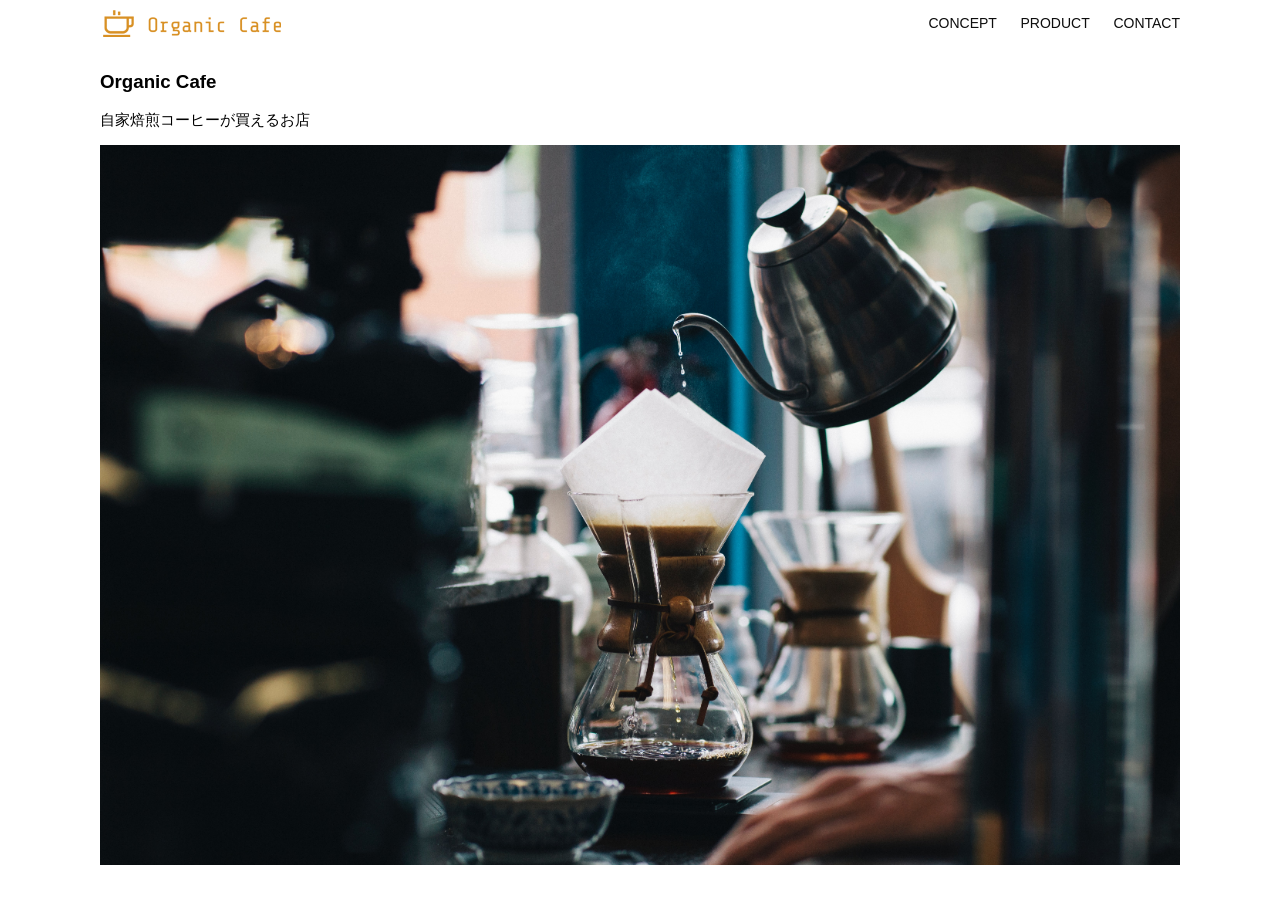
<file: html-css-kadai_013/index.html>
<!DOCTYPE html>
<html>
  <head>
    <title>Organic Cafe</title>
    <meta charset="UTF-8" />
    <meta name="description" content="自家焙煎のコーヒーがお家で楽しめるOrganic Cafe"/>
    <meta name="viewport" content="width=device-width, initial-scale=1.0" />
    <link rel="stylesheet" href="style.css" />
  </head>
  <body>
    <!-- ヘッダー -->
    <header>
      <!-- ロゴ -->
      <a href="index.html" id="logo"><img src="images/logo.png" alt="トップページに戻る"/></a>

      <!-- PC用ナビゲーション -->
      <nav id="nav-pc">
        <a href="index.html#concept">CONCEPT</a>
        <a href="index.html#product">PRODUCT</a>
        <a href="index.html#contact">CONTACT</a>
      </nav>
      <!-- スマホ用メニューボタン -->
    <img id="menu-sp" src="images/button-menu.png" alt="ナビゲーションを開く" onclick="document.getElementById('nav-sp').style.display = 'block'">

     <!-- スマホ用ナビゲーション -->
     <nav id="nav-sp">
       <ul>
         <li>
           <img id="close" src="images/button-close.png" alt="ナビゲーションを閉じる" onclick="document.getElementById('nav-sp').style.display = 'none'">
         </li>
         <li>
           <a id="logo-sp" href="index.html" onclick="document.getElementById('nav-sp').style.display = 'none'">
             <img src="images/logo-sp.png" alt="トップページに戻る">
           </a>
         </li>
         <li>
           <a class="menu" href="index.html#concept" onclick="document.getElementById('nav-sp').style.display = 'none'">CONCEPT</a>
         </li>
         <li>
           <a class="menu" href="index.html#product" onclick="document.getElementById('nav-sp').style.display = 'none'">PRODUCT</a>
         </li>
         <li><a class="menu" href="index.html#contact" onclick="document.getElementById('nav-sp').style.display = 'none'">CONTACT</a>
         </li>
       </ul>
     </nav>
    </header>
    <main>
      <article>
        <!-- メインビジュアル -->
        <section id="main-visual">
          <div id="main-message">
            <h1>Organic Cafe</h1>
            <p>自家焙煎コーヒーが買えるお店</p>
          </div>
          <img src="images/main-image.jpg" alt="コーヒーをハンドドリップで淹れる画像"/>
        </section>
      </article>
    </main>
  </body>
</html>
</file>
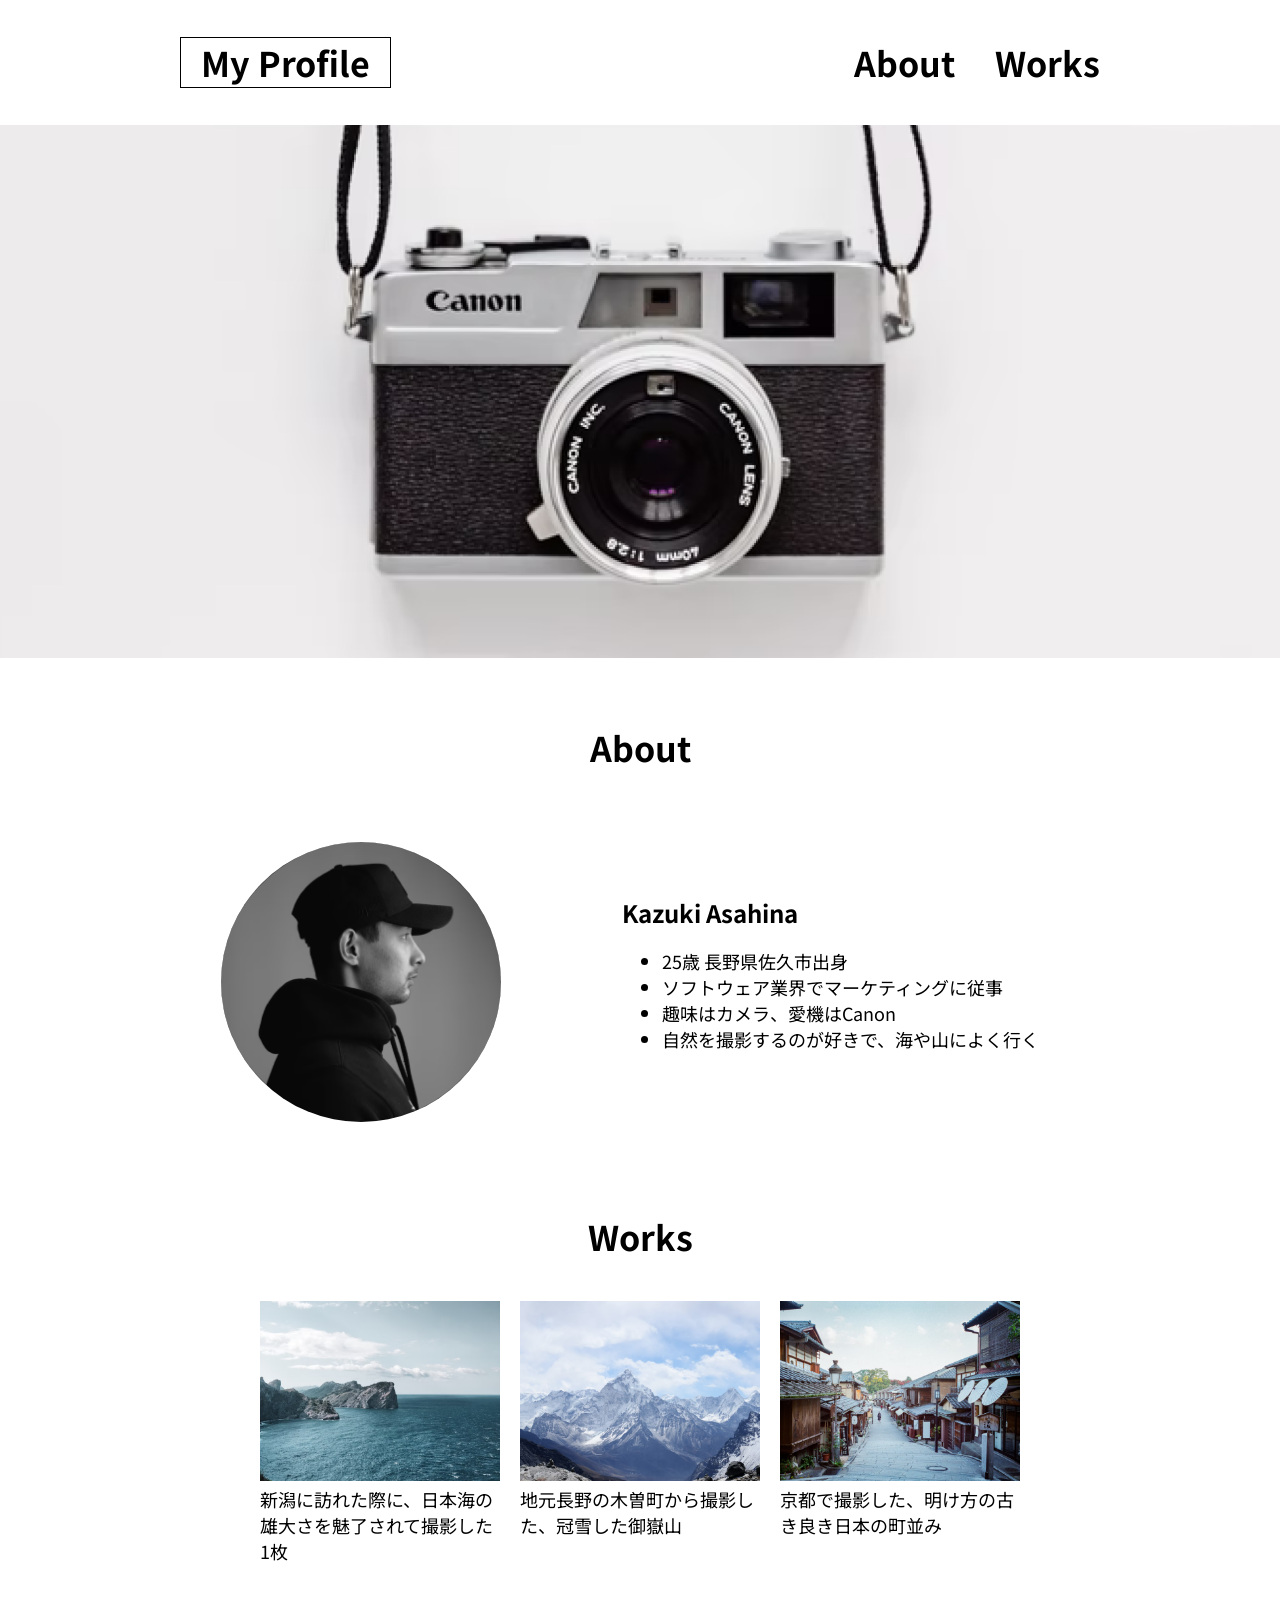
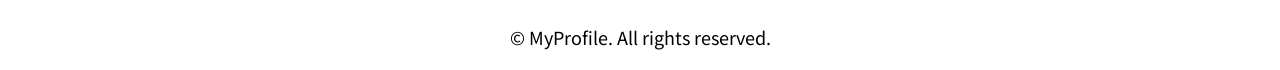
<file: kadai_001/index.html>
<!DOCTYPE html>
 <html>
    <head>
        <meta charset="utf-8">
        <meta name="description">
        <meta name="viewport">
        <title>MyProfile</title>
        <link rel="stylesheet" href="css/style.css">
        <link rel="preconnect" href="https://fonts.googleapis.com">
        <link rel="preconnect" href="https://fonts.gstatic.com" crossorigin>
        <link href="https://fonts.googleapis.com/css2?family=Noto+Sans+JP&display=swap" rel="stylesheet">
    </head>

   <body>
    <header>
      <div class="header-inner">
        <h1>
            <a href="index.html" class="home">My Profile</a>
        </h1>

        <!-- ナビゲーションメニュー -->
         <nav>
            <ul class="menu">
              <li><a href="#about">About</a></li>
              <li><a href="#works">Works</a></li>
            </ul>
         </nav>
      </div>  
    </header>

    <main>
        <article>
          <!-- メイン画像 -->
           <div>
            <img src="image/main.png" alt="CanonのCamera" class="mainpic">
           </div>

          <!--About -->
          <section class="about">
            <h2 id="about">About</h2>
            <div class="about-inner">
             <img src="image/about.png" alt="Kazuki Asahina" class="circle">
             <div class="content">
               <p class="name">Kazuki Asahina</p>
               <ul>
                <li>25歳 長野県佐久市出身</li>
                <li>ソフトウェア業界でマーケティングに従事</li>
                <li>趣味はカメラ、愛機はCanon</li>
                <li>自然を撮影するのが好きで、海や山によく行く</li>
               </ul>
             </div>

            </div>
          </section>

          <!-- Works -->
           <section class="works">
            <h2 id="works">Works</h2>
            <div class="works-inner">
              <div class="item">
                <img src="image/works1.png" alt="日本海">
                <p>新潟に訪れた際に、日本海の雄大さを魅了されて撮影した1枚</p>
            </div>

            <div class="item">
              <img src="image/works2.png" alt="冠雪した御嶽山">
              <p>地元長野の木曽町から撮影した、冠雪した御嶽山</p>
            </div>

            <div class="item">
              <img src="image/works3.png" alt="京都の街並み">
              <p>京都で撮影した、明け方の古き良き日本の町並み</p>
            </div>
            </div>
           </section>
        </article>
    </main>

    <!-- フッター -->
     <footer>
        <p>&copy; MyProfile. All rights reserved.</p>
     </footer>
   </body> 
 </html>
</file>
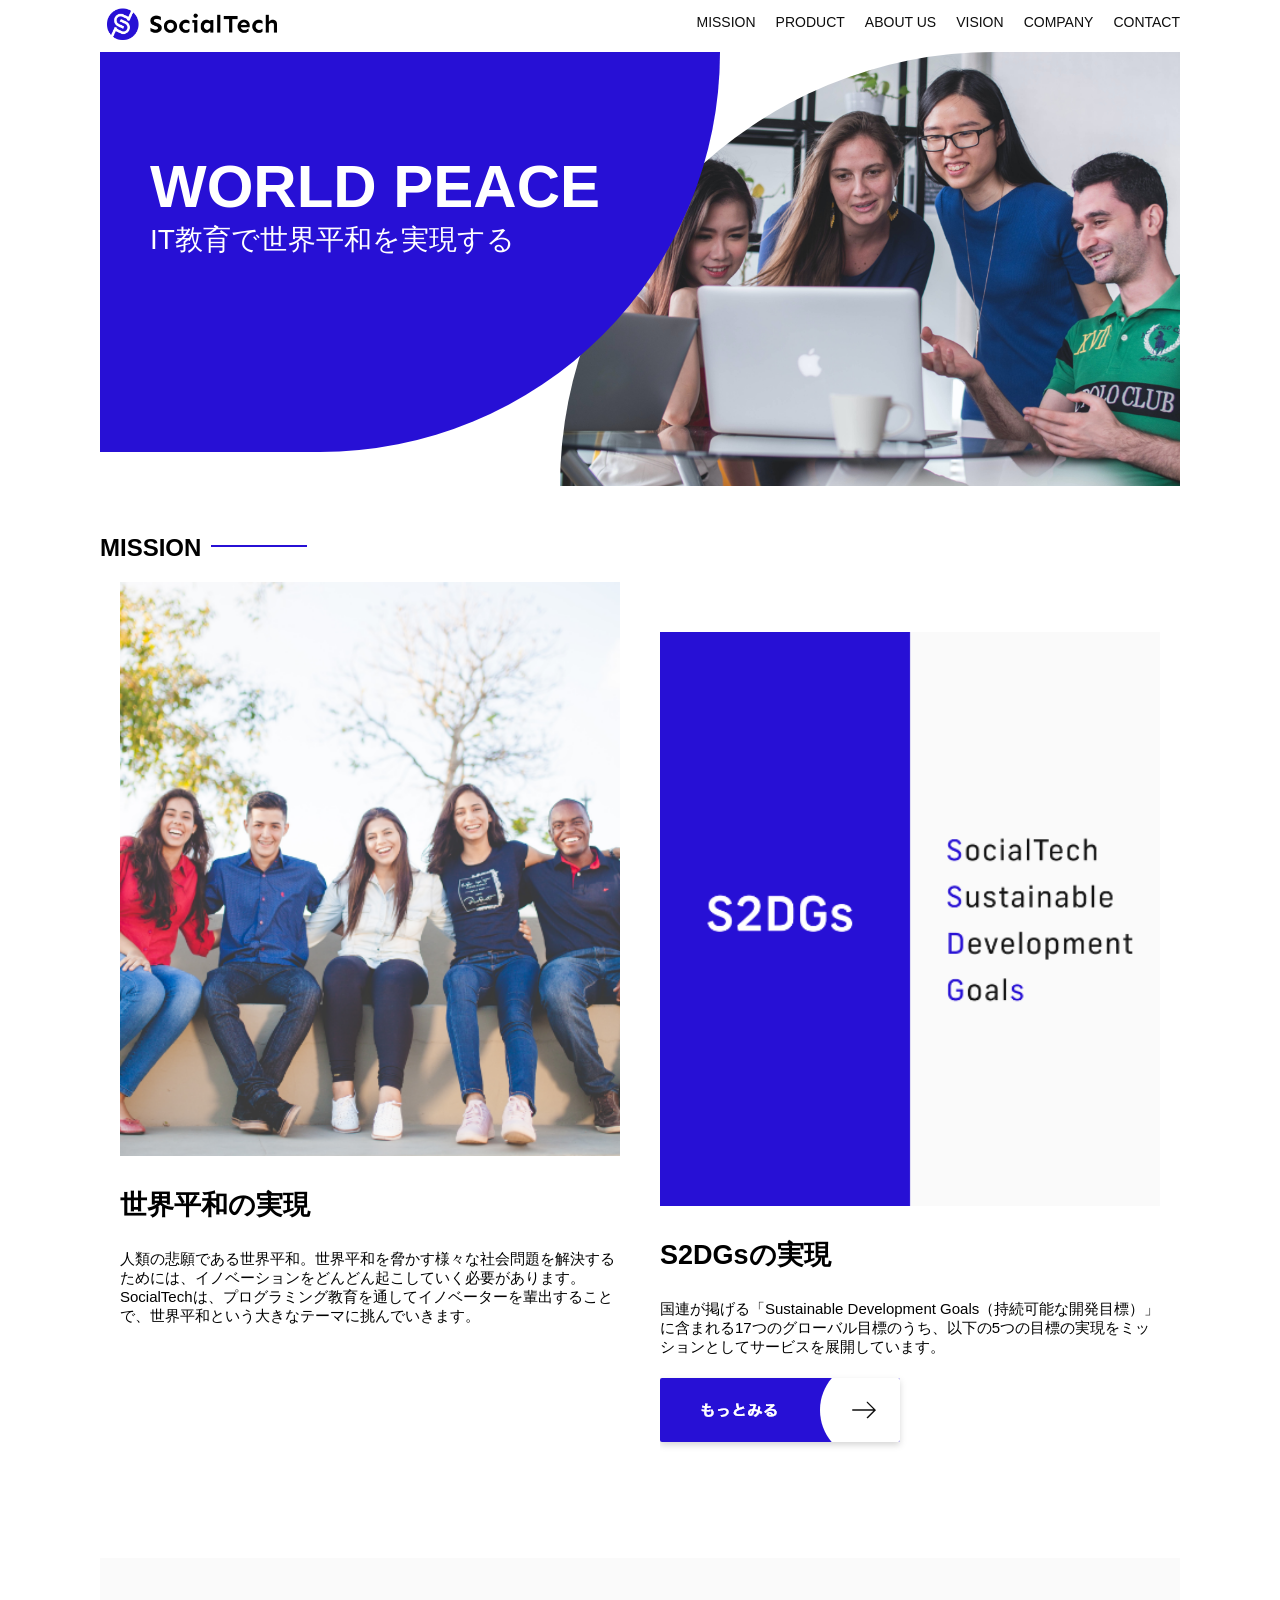
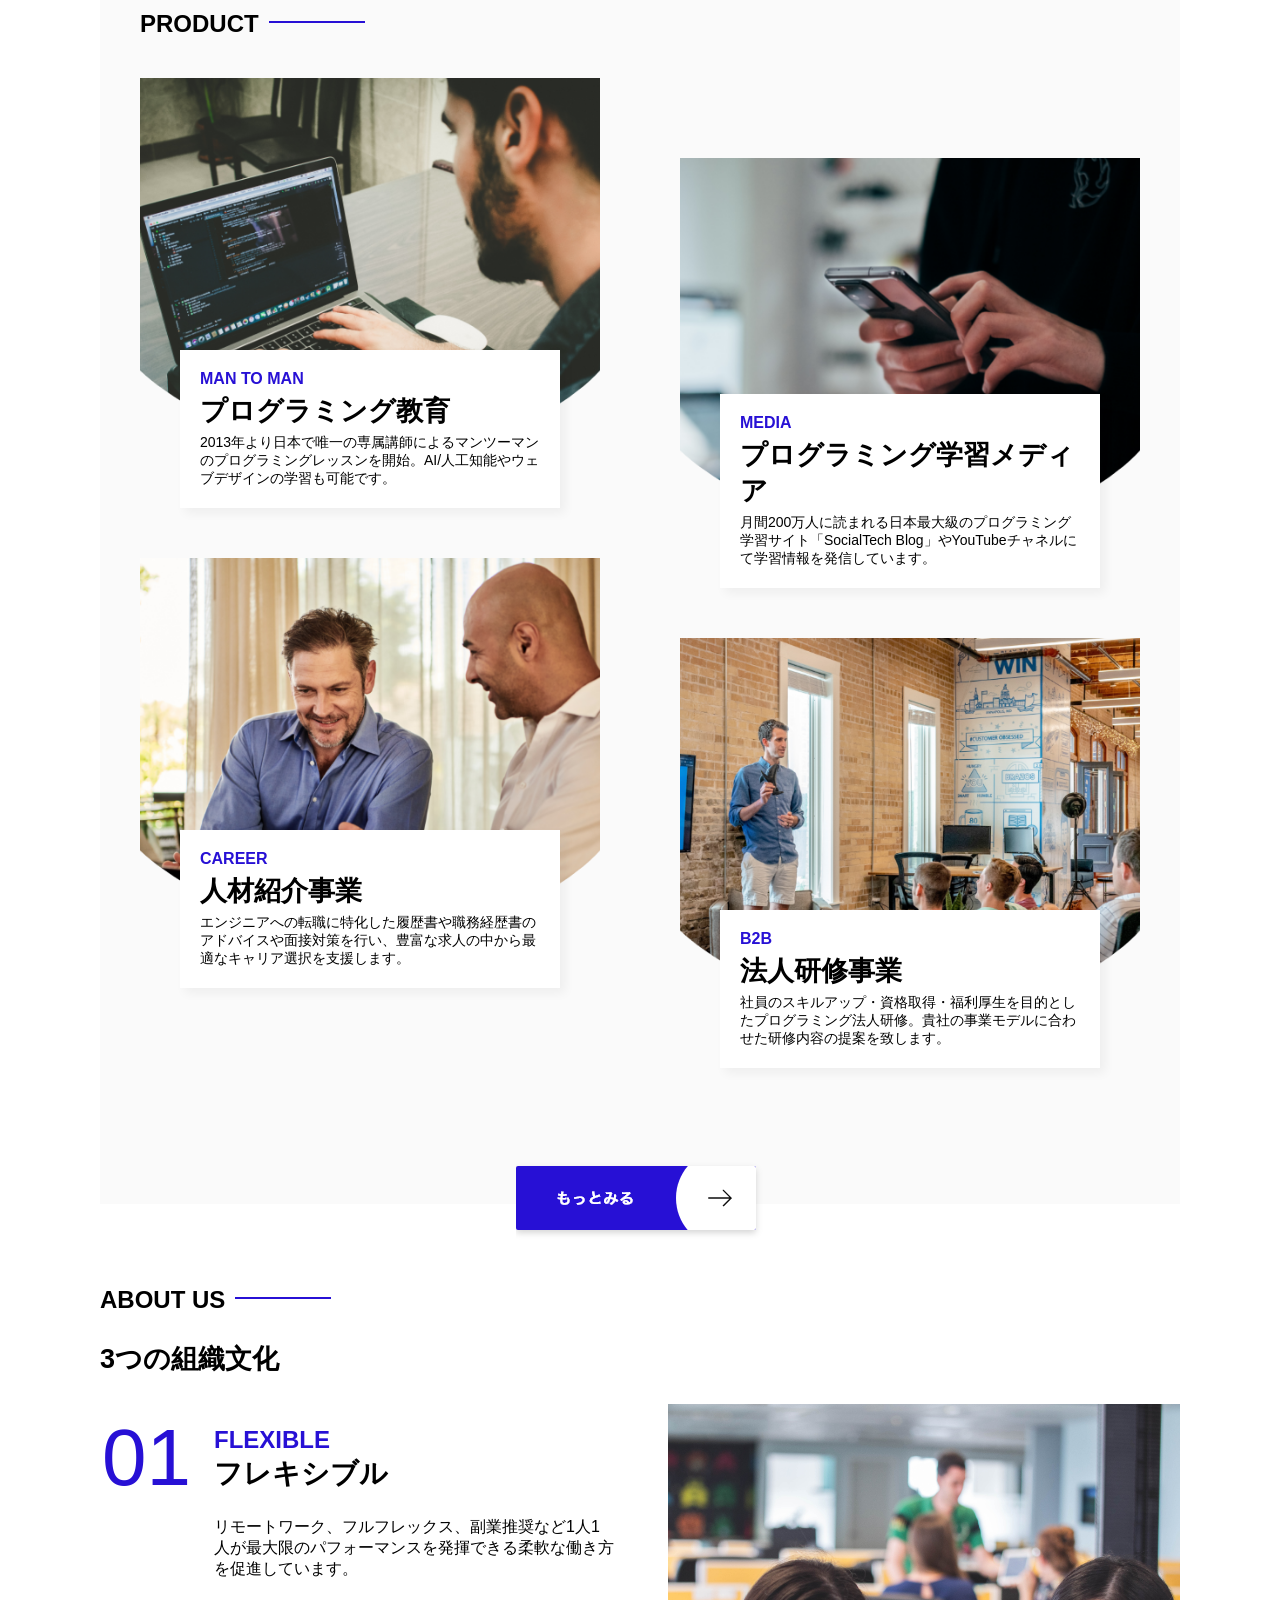
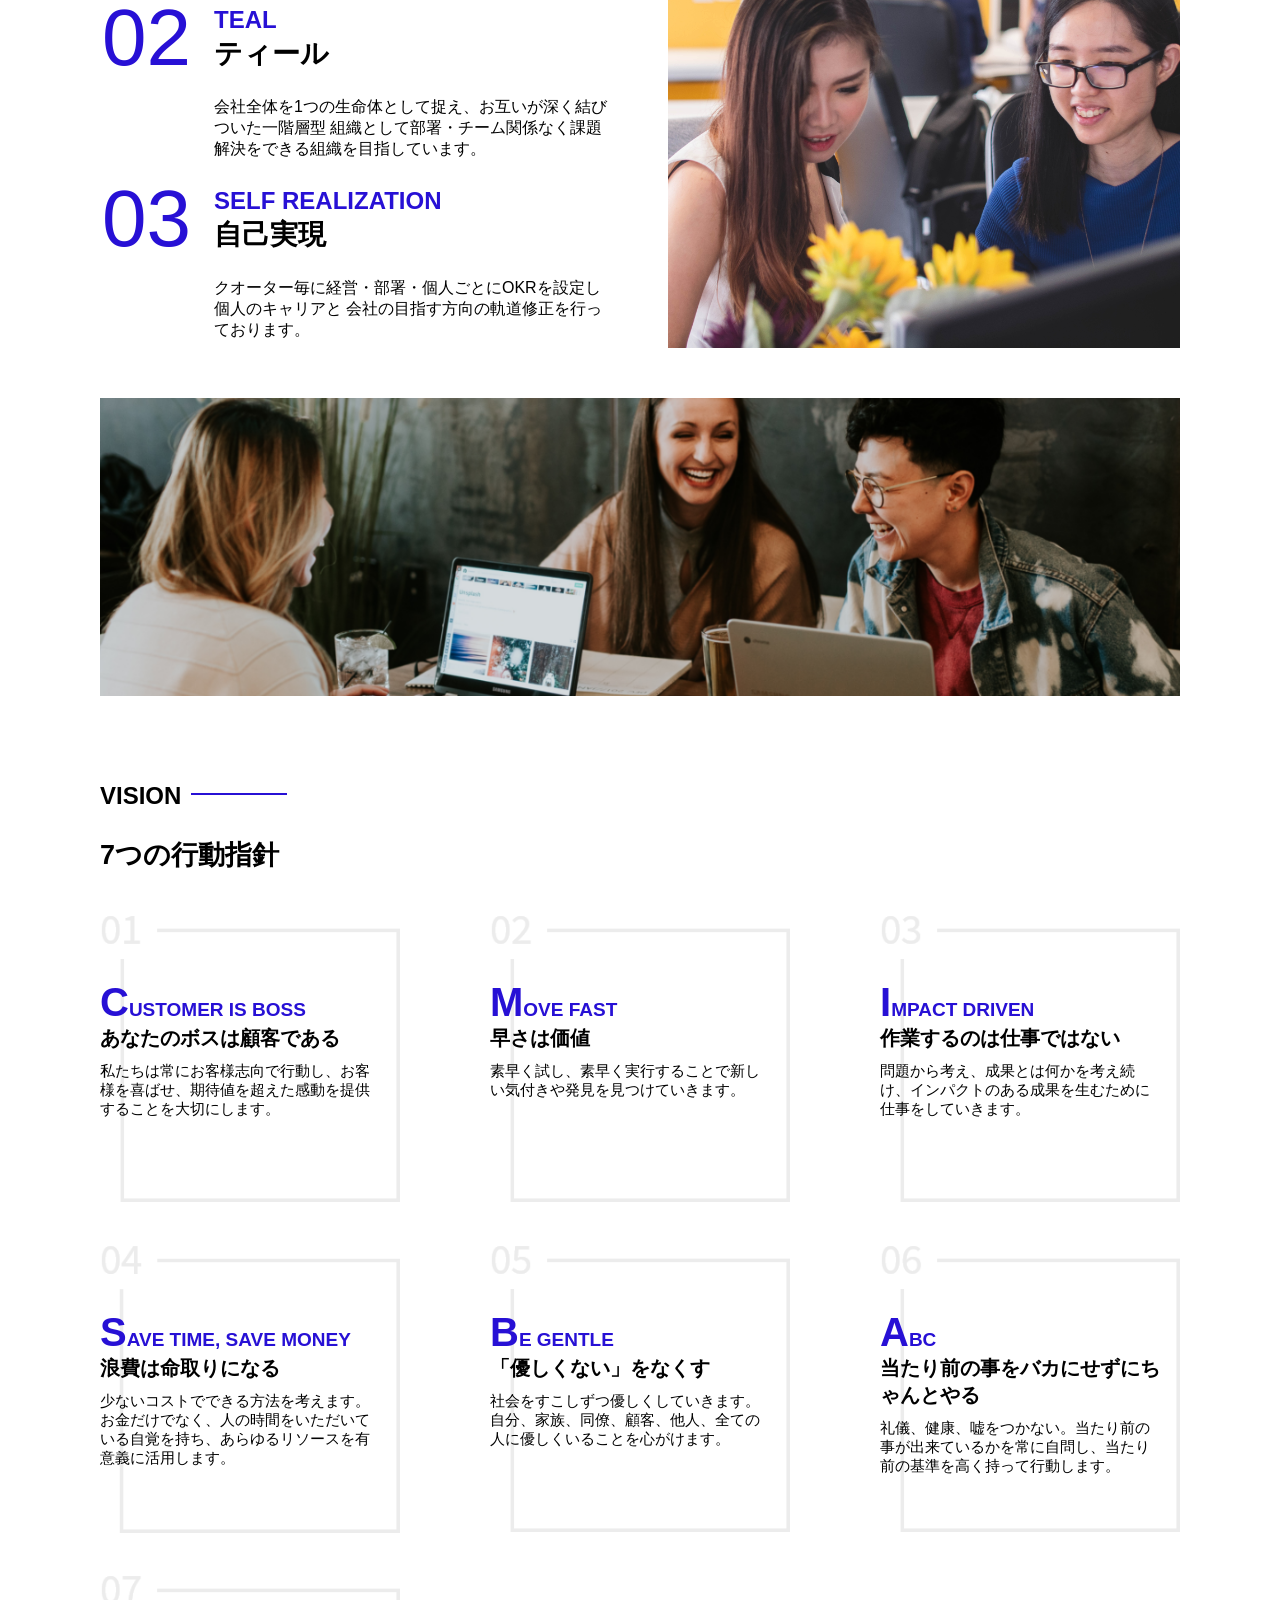
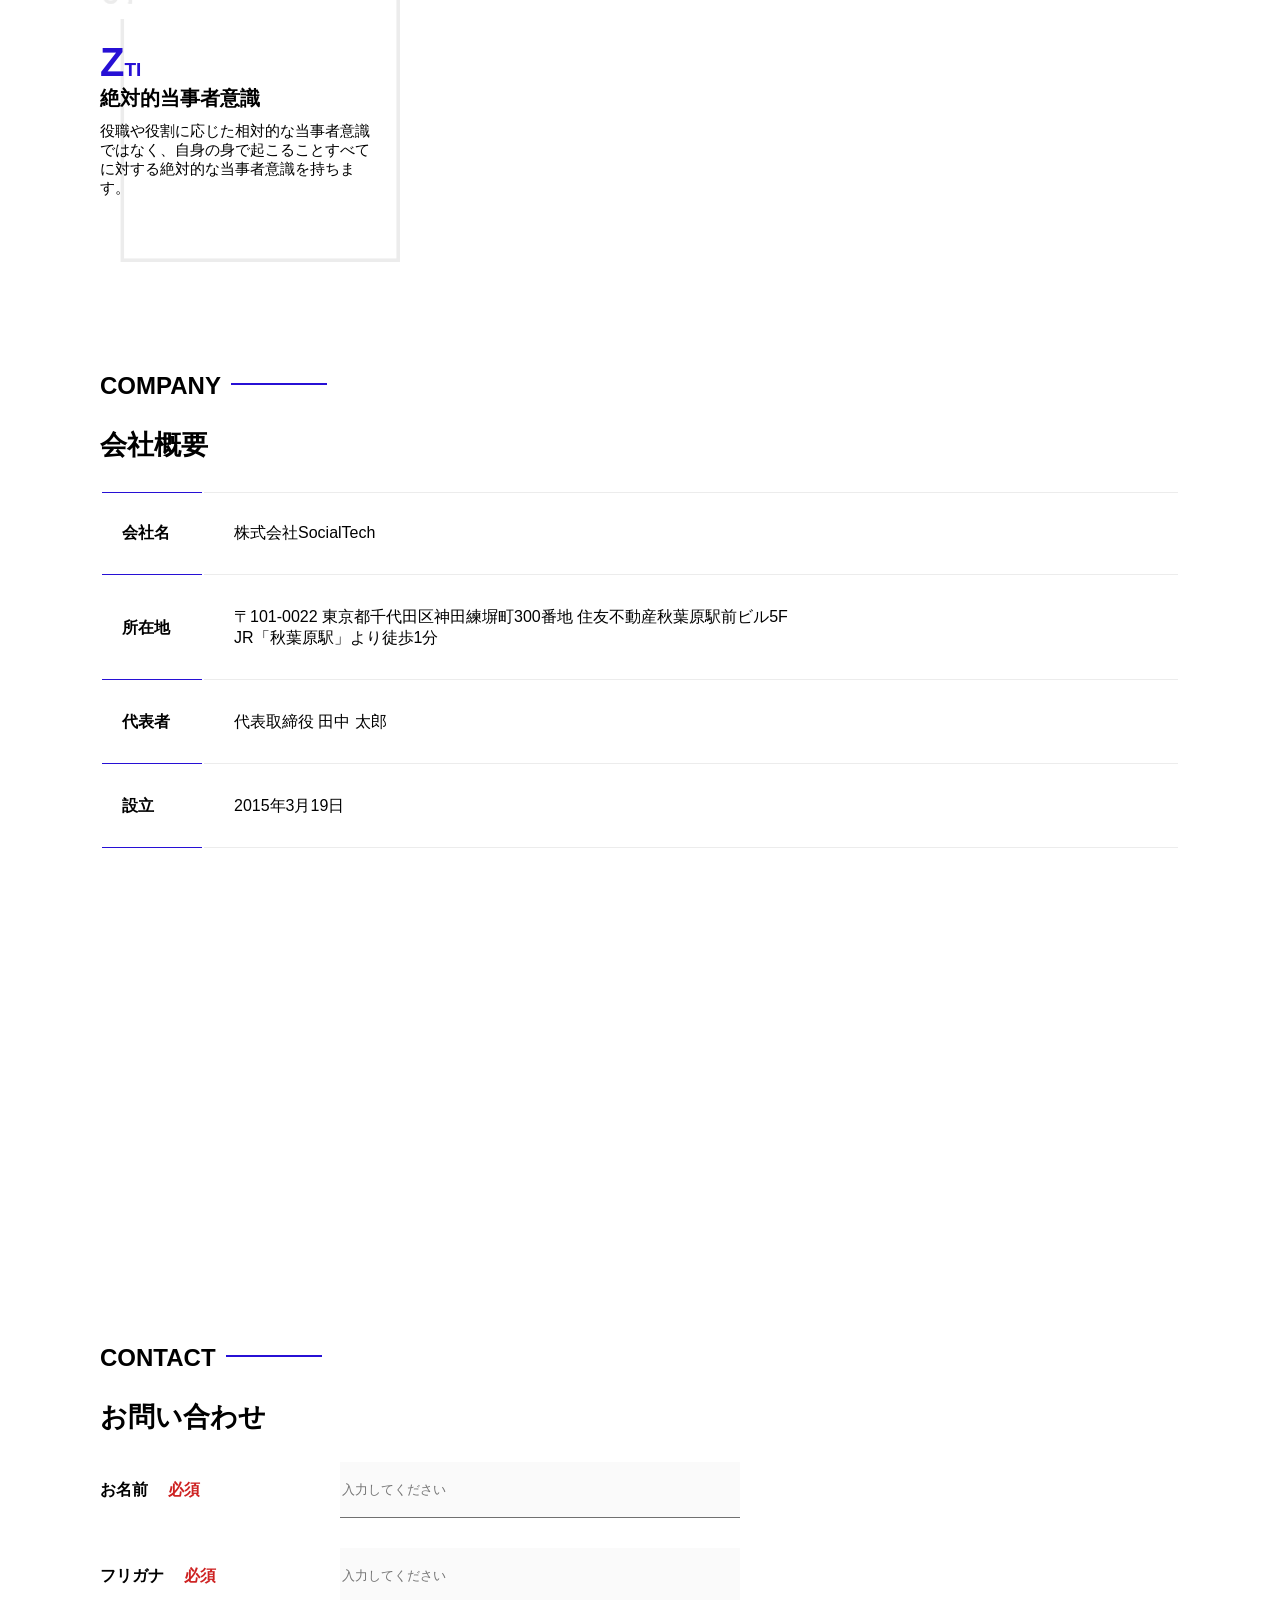
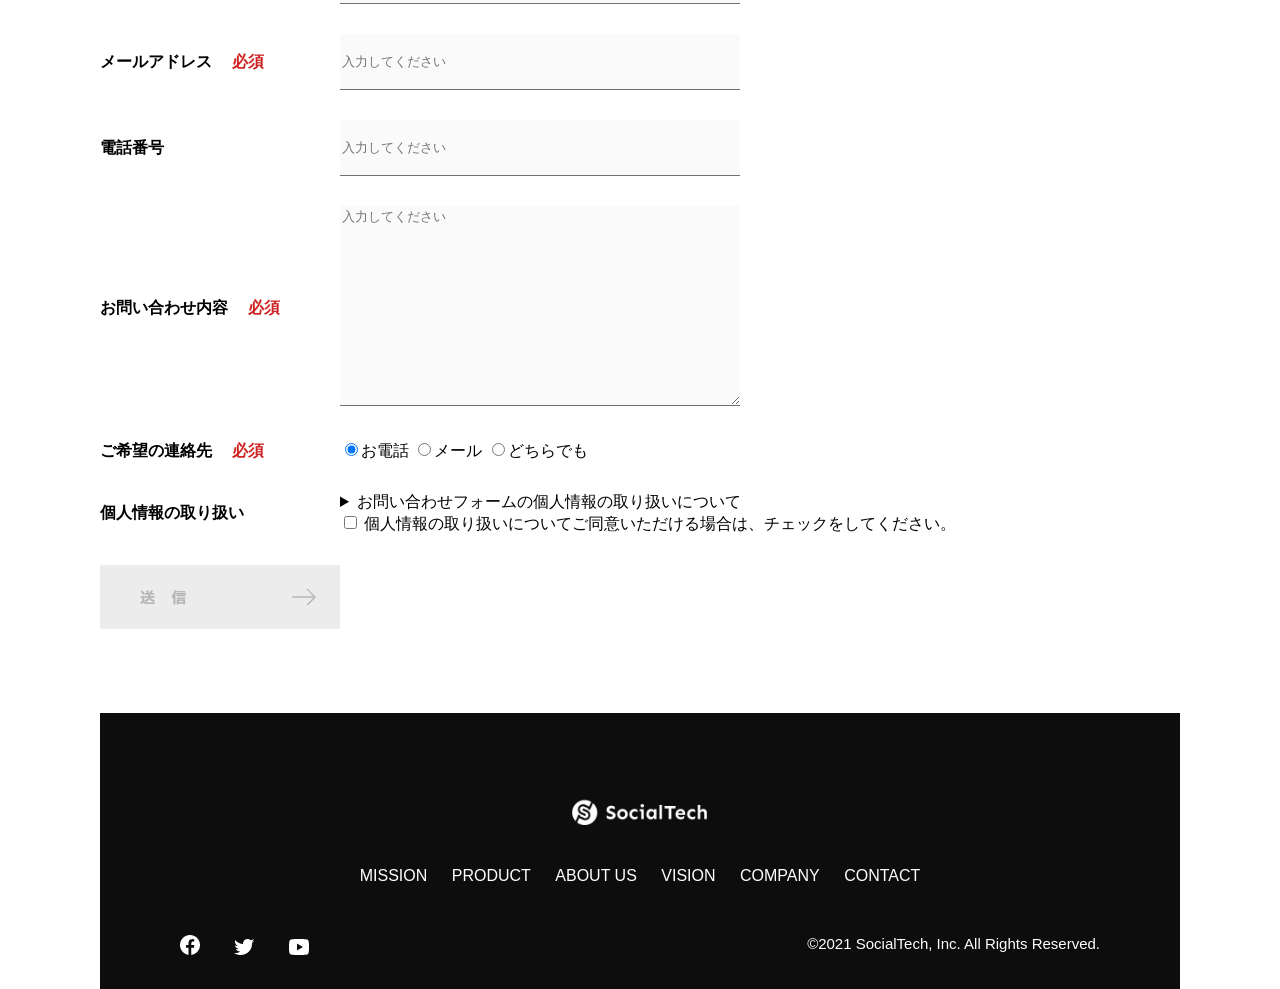
<file: kadai_tutorial_output/index.html>
<!DOCTYPE html>
<html>
  <head>
    <title>SocialTech</title>
    <meta charset="utf-8">
    <meta name="description" content="SocialTechはEdTech業界のリーディングカンパニーを目指します。">
    <meta name="viewport" content="width=device-width, initial-scale=1.0">
    <link rel="stylesheet" href="style.css">
  </head>

  <body>
    <!-- ヘッダー -->
    <header>
      <!-- ロゴ -->
      <a href="index.html" id="logo">
        <img src="images/logo.png" alt="トップページに戻る">
      </a>

      <!-- PC用ナビゲーション -->
      <nav id="nav-pc">
        <ul>
          <li><a href="mission.html">MISSION</a></li>
          <li><a href="product.html">PRODUCT</a></li>
          <li><a href="index.html#aboutus">ABOUT US</a></li>
          <li><a href="index.html#vision">VISION</a></li>
          <li><a href="index.html#company">COMPANY</a></li>
          <li><a href="index.html#contact">CONTACT</a></li>
        </ul>
      </nav>

      <!-- スマホ用メニューボタン -->
      <button id="menu-sp" onclick="document.getElementById('nav-sp').style.display = 'block'">
        <img src="images/button-menu.png" alt="ナビゲーションを開く">
      </button>

      <!-- スマホ用ナビゲーション -->
      <div id="nav-sp">
        <button id="close" onclick="document.getElementById('nav-sp').style.display = 'none'">
          <img src="images/button-close.png" alt="ナビゲーションを閉じる">
        </button>

        <nav>
          <ul>
            <li>
              <a id="logo-sp" href="index.html" onclick="document.getElementById('nav-sp').style.display = 'none'"><img src="images/logo-sp.png" alt="トップページに戻る"></a>
            </li>
            <li><a class="menu" href="mission.html" onclick="document.getElementById('nav-sp').style.display = 'none'">MISSION</a></li>
            <li><a class="menu" href="product.html" onclick="document.getElementById('nav-sp').style.display = 'none'">PRODUCT</a></li>
            <li><a class="menu" href="index.html#aboutus" onclick="document.getElementById('nav-sp').style.display = 'none'">ABOUT US</a></li>
            <li><a class="menu" href="index.html#vision" onclick="document.getElementById('nav-sp').style.display = 'none'">VISION</a></li>
            <li><a class="menu" href="index.html#company" onclick="document.getElementById('nav-sp').style.display = 'none'">COMPANY</a></li>
            <li><a class="menu" href="index.html#contact" onclick="document.getElementById('nav-sp').style.display = 'none'">CONTACT</a></li>
          </ul>
        </nav>
        <div id="sns">
          <a href="https://www.facebook.com/sejuku2013">
            <img src="images/button-facebook.png" alt="Facebookのリンク">
          </a>
          <a href="https://twitter.com/samuraijuku">
            <img src="images/button-twitter.png" alt="Twitterのリンク">
          </a>
          <a href="https://www.youtube.com/channel/UCCFOQO5aDK0xXam4cUQXT8g">
            <img src="images/button-youtube.png" alt="YouTubeのリンク">
          </a>
        </div>
      </div>
    </header>

    <main>
      <article>
        <!-- メインビジュアル -->
        <section id="main-visual">
          <div id="main-message">
            <h1>WORLD PEACE</h1>
            <p>IT教育で世界平和を実現する</p>
          </div>
          <img src="images/index/index-main.png" alt="PCの周りに集まる多国籍の仲間たち">
        </section>

        <!-- ミッション -->
        <section id="mission">
          <h2 class="index-h2">MISSION</h2>
          <div id="mission-flex">
            <div>
              <img id="mission-photo" src="images/index/index-mission.png" alt="屋外のベンチで写真を撮影する多国籍の仲間たち">
              <h3>世界平和の実現</h3>
              <p>人類の悲願である世界平和。世界平和を脅かす様々な社会問題を解決するためには、イノベーションをどんどん起こしていく必要があります。SocialTechは、プログラミング教育を通してイノベーターを輩出することで、世界平和という大きなテーマに挑んでいきます。</p>
            </div>
            <div>
              <img id="s2dgs" src="images/index/s2dgs.png" alt="S2DGs">
              <h3>S2DGsの実現</h3>
              <p>国連が掲げる「Sustainable Development Goals（持続可能な開発目標）」に含まれる17つのグローバル目標のうち、以下の5つの目標の実現をミッションとしてサービスを展開しています。</p>
              <a href="mission.html">
                <img src="images/button-more.png" alt="もっとみる">
              </a>
            </div>
          </div>
        </section>

        <!-- プロダクト -->
        <section id="product">
          <h2 class="index-h2">PRODUCT</h2>
          <div class="product-flex">
            <div id="product-left">
              <div>
                <img class="product-photo" src="images/index/index-mantoman.png" alt="PCでコードを書く男性">
                <div class="product-explain">
                  <span>MAN TO MAN</span>
                  <h3>プログラミング教育</h3>
                  <p>2013年より日本で唯一の専属講師によるマンツーマンのプログラミングレッスンを開始。AI/人工知能やウェブデザインの学習も可能です。</p>
                </div>
              </div>
              <div>
                <img class="product-photo" src="images/index/index-career.png" alt="笑顔で話し合う2人の男性">
                <div class="product-explain">
                  <span>CAREER</span>
                  <h3>人材紹介事業</h3>
                  <p>エンジニアへの転職に特化した履歴書や職務経歴書のアドバイスや面接対策を行い、豊富な求人の中から最適なキャリア選択を支援します。</p>
                </div>
              </div>
            </div>
            <div id="product-right">
              <div>
                <img class="product-photo" src="images/index/index-media.png" alt="スマートフォンを操作する人">
                <div class="product-explain">
                  <span>MEDIA</span>
                  <h3>プログラミング学習メディア</h3>
                  <p>月間200万人に読まれる日本最大級のプログラミング学習サイト「SocialTech Blog」やYouTubeチャネルにて学習情報を発信しています。</p>
                </div>
              </div>
              <div>
                <img class="product-photo" src="images/index/index-b2b.png" alt="講演中の男性とそれを聴く人々">
                <div class="product-explain">
                  <span>B2B</span>
                  <h3>法人研修事業</h3>
                  <p>社員のスキルアップ・資格取得・福利厚生を目的としたプログラミング法人研修。貴社の事業モデルに合わせた研修内容の提案を致します。</p>
                </div>
              </div>
            </div>
          </div>
          <div id="product-more">
            <a href="product.html">
              <img src="images/button-more.png" alt="もっとみる">
            </a>
          </div>
        </section>

        <!-- ABOUT US -->
        <section id="aboutus">
          <h2 class="index-h2">ABOUT US</h2>
          <h3>3つの組織文化</h3>
          <div>
            <table class="culture-table">
              <tr>
                <td class="culture-num">01</td>
                <th><span class="culture-en">FLEXIBLE</span><br>フレキシブル</th>
              </tr>
              <tr>
                <td>
                  <!--空のセル-->
                </td>
                <td class="culture-description">リモートワーク、フルフレックス、副業推奨など1人1人が最大限のパフォーマンスを発揮できる柔軟な働き方を促進しています。</td>
              </tr>
              <tr>
                <td class="culture-num">02</td>
                <th><span class="culture-en">TEAL</span><br>ティール</th>
              </tr>
              <tr>
                <td>
                  <!--空のセル-->
                </td>
                <td class="culture-description">会社全体を1つの生命体として捉え、お互いが深く結びついた一階層型 組織として部署・チーム関係なく課題解決をできる組織を目指しています。</td>
              </tr>
              <tr>
                <td class="culture-num">03</td>
                <th><span class="culture-en">SELF REALIZATION</span><br>自己実現</th>
              </tr>
              <tr>
                <td>
                  <!--空のセル-->
                </td>
                <td class="culture-description">クオーター毎に経営・部署・個人ごとにOKRを設定し個人のキャリアと 会社の目指す方向の軌道修正を行っております。</td>
              </tr>
            </table>
            <img class="culture-img" src="images/index/index-aboutus1.png" alt="笑顔で話し合う2人の女性">
          </div>
          <img class="culture-img2" src="images/index/index-aboutus2.png" alt="笑顔で話し合う3人の男女">
        </section>

        <!-- VISION -->
        <section id="vision">
          <h2 class="index-h2">VISION</h2>
          <h3>7つの行動指針</h3>
          <div>
            <div class="vision-box">
              <img src="images/index/vision-01.png" alt="01">
              <div>
                <h4>CUSTOMER IS BOSS</h4>
                <h5>あなたのボスは顧客である</h5>
                <p>私たちは常にお客様志向で行動し、お客様を喜ばせ、期待値を超えた感動を提供することを大切にします。</p>
              </div>
            </div>
            <div class="vision-box">
              <img src="images/index/vision-02.png" alt="02">
              <div>
                <h4>MOVE FAST</h4>
                <h5>早さは価値</h5>
                <p>素早く試し、素早く実行することで新しい気付きや発見を見つけていきます。</p>
              </div>
            </div>
            <div class="vision-box">
              <img src="images/index/vision-03.png" alt="03">
              <div>
                <h4>IMPACT DRIVEN</h4>
                <h5>作業するのは仕事ではない</h5>
                <p>問題から考え、成果とは何かを考え続け、インパクトのある成果を生むために仕事をしていきます。</p>
              </div>
            </div>
            <div class="vision-box">
              <img src="images/index//vision-04.png" alt="04">
              <div>
                <h4>SAVE TIME, SAVE MONEY</h4>
                <h5>浪費は命取りになる</h5>
                <p>少ないコストでできる方法を考えます。お金だけでなく、人の時間をいただいている自覚を持ち、あらゆるリソースを有意義に活用します。</p>
              </div>
            </div>
            <div class="vision-box">
              <img src="images/index/vision-05.png" alt="05">
              <div>
                <h4>BE GENTLE</h4>
                <h5>「優しくない」をなくす</h5>
                <p>社会をすこしずつ優しくしていきます。自分、家族、同僚、顧客、他人、全ての人に優しくいることを心がけます。</p>
              </div>
            </div>
            <div class="vision-box">
              <img src="images/index/vision-06.png" alt="06">
              <div>
                <h4>ABC</h4>
                <h5>当たり前の事をバカにせずにちゃんとやる</h5>
                <p>礼儀、健康、嘘をつかない。当たり前の事が出来ているかを常に自問し、当たり前の基準を高く持って行動します。</p>
              </div>
            </div>
            <div class="vision-box">
              <img src="images/index/vision-07.png" alt="07">
              <div>
                <h4>ZTI</h4>
                <h5>絶対的当事者意識</h5>
                <p>役職や役割に応じた相対的な当事者意識ではなく、自身の身で起こることすべてに対する絶対的な当事者意識を持ちます。</p>
              </div>
            </div>
          </div>
        </section>

        <!-- COMPANY -->
        <section id="company">
          <h2 class="index-h2">COMPANY</h2>
          <h3>会社概要</h3>
          <table id="company-table">
            <tr>
              <th class="tableheader tableheader-first">会社名</th>
              <td class="cell cell-first">株式会社SocialTech</td>
            </tr>
            <tr>
              <th class="tableheader">所在地</th>
              <td class="cell">〒101-0022 東京都千代田区神田練塀町300番地 住友不動産秋葉原駅前ビル5F<br>JR「秋葉原駅」より徒歩1分</td>
            </tr>
            <tr>
              <th class="tableheader">代表者</th>
              <td class="cell">代表取締役 田中 太郎</td>
            </tr>
            <tr>
              <th class="tableheader">設立</th>
              <td class="cell">2015年3月19日</td>
            </tr>
          </table>
          <iframe src="https://www.google.com/maps/embed?pb=!1m18!1m12!1m3!1d3240.0688551336807!2d139.7720776771055!3d35.69992317258124!2m3!1f0!2f0!3f0!3m2!1i1024!2i768!4f13.1!3m3!1m2!1s0x60188fee13660e23%3A0x77137876edf742ac!2z5L2P5Y-L5LiN5YuV55Sj56eL6JGJ5Y6f6aeF5YmN44OT44Or!5e0!3m2!1sja!2sjp!4v1704858013291!5m2!1sja!2sjp" style="border: 0" allowfullscreen="" loading="lazy"></iframe>
        </section>

        <!-- お問い合わせフォーム -->
        <section id="contact">
          <h2 class="index-h2">CONTACT</h2>
          <h3>お問い合わせ</h3>
          <form>
            <div>
              <div class="contact-heading">
                <label class="contact-label">お名前<span class="contact-span">必須</span></label>
              </div>
              <div>
                <input type="text" name="name" placeholder="入力してください" class="contact-textbox">
              </div>
            </div>
            <div>
              <div class="contact-heading">
                <label class="contact-label">フリガナ<span class="contact-span">必須</span></label>
              </div>
              <div>
                <input type="text" name="hurigana" placeholder="入力してください" class="contact-textbox">
              </div>
            </div>
            <div>
              <div class="contact-heading">
                <label class="contact-label">メールアドレス<span class="contact-span">必須</span></label>
              </div>
              <div>
                <input type="text" name="email" placeholder="入力してください" class="contact-textbox">
              </div>
            </div>
            <div>
              <div class="contact-heading">
                <label class="contact-label">電話番号</label>
              </div>
              <div>
                <input type="text" name="tel" placeholder="入力してください" class="contact-textbox">
              </div>
            </div>
            <div>
              <div class="contact-heading">
                <label class="contact-label">お問い合わせ内容<span class="contact-span">必須</span></label>
              </div>
              <div>
                <textarea class="contact-textarea" placeholder="入力してください" name="message"></textarea>
              </div>
            </div>
            <div>
              <div class="contact-heading">
                <label class="contact-label">ご希望の連絡先<span class="contact-span">必須</span></label>
              </div>
              <div><input class="radiobutton" type="radio" value="tel" name="contact" checked><label>お電話</label> <input class="radiobutton" type="radio" value="mail" name="contact"><label>メール</label> <input class="radiobutton" type="radio" value="both" name="contact"><label>どちらでも</label></div>
            </div>
            <div>
              <div class="contact-heading">
                <label class="contact-label">個人情報の取り扱い</label>
              </div>
              <div>
                <details>
                  <summary>お問い合わせフォームの個人情報の取り扱いについて</summary>
                  <div>
                    <dl>
                      <dt>１．組織の名称又は氏名</dt>
                      <dd>株式会社SocialTech</dd>
                      <dt>２．個人情報保護管理者（若しくはその代理人）の氏名又は職名、所属及び連絡先</dt>
                      <dd>
                        <p>鈴木 一郎 コーポレート部</p>
                        <p>メールアドレス：samurai@example.com</p>
                        <p>TEL：03-1234-5678</p>
                      </dd>
                      <dt>３．個人情報の利用目的</dt>
                      <dd>
                        <ul>
                          <li>・本サービス及び本サービスに関連する情報の提供又はそれらに関する連絡のため</li>
                          <li>・ユーザーの本人確認のため</li>
                          <li>・当社サービスのご案内のため</li>
                          <li>・当社の商品等の広告または宣伝（電子メールによるものを含むものとします。）</li>
                        </ul>
                      </dd>
                      <dt>４．個人情報の取り扱い業務の委託</dt>
                      <dd>個人情報の取扱業務の全部または一部を外部に業務委託する場合があります。その際、弊社は、個人情報を適切に保護できる管理体制を敷き実行していることを条件として委託先を厳選したうえで、機密保持契約を委託先と締結し、お客様の個人情報を厳密に管理させます。</dd>
                      <dt>５．個人情報の開示等の請求</dt>
                      <dd>
                        お客様は、弊社に対してご自身の個人情報の開示等（利用目的の通知、開示、内容の訂正・追加・削除、利用の停止または消去、第三者への提供の停止）に関して、当社問合わせ窓口に申し出ることができます。<br>
                        その際、弊社はお客様ご本人を確認させていただいたうえで、合理的な期間内に対応いたします。<br>
                        なお、個人情報に関する弊社問合わせ先は、次の通りです。
                      </dd>
                      <dd>
                        <p>株式会社SocialTech　個人情報問合せ窓口</p>
                        <p>〒150-0043　東京都千代田区神田練塀町300番地 住友不動産秋葉原駅前ビル5F</p>
                        <p>メールアドレス：samurai@example.com　TEL：03-1234-5678</p>
                      </dd>

                      <dt>６．個人情報を提供されることの任意性について</dt>
                      <dd>お客様がご自身の個人情報を弊社に提供されるか否かは、お客様のご判断によりますが、もしご提供されない場合には、適切なサービスが提供できない場合がありますので予めご了承ください。</dd>
                    </dl>
                  </div>
                </details>
                <input type="checkbox" name="agree">
                <span>個人情報の取り扱いについてご同意いただける場合は、チェックをしてください。</span>
              </div>
            </div>
            <input type="image" src="images/button-submit.png" alt="送信する">
          </form>
        </section>
      </article>
    </main>

    <footer>
      <div id="footer-logo">
        <img src="images/logo-sp.png" alt="SocialTech">
      </div>
      <div id="footer-link">
        <a href="mission.html">MISSION</a>
        <a href="product.html">PRODUCT</a>
        <a href="index.html#aboutus">ABOUT US</a>
        <a href="index.html#vision">VISION</a>
        <a href="index.html#company">COMPANY</a>
        <a href="index.html#contact">CONTACT</a>
      </div>
      <div id="sns-footer">
        <div class="sns-btns">
          <a href="https://www.facebook.com/sejuku2013"><img src="images/button-facebook.png" alt="Facebookのリンク"></a>
          <a href="https://twitter.com/samuraijuku"><img src="images/button-twitter.png" alt="Twitterのリンク"></a>
          <a href="https://www.youtube.com/channel/UCCFOQO5aDK0xXam4cUQXT8g"><img src="images/button-youtube.png" alt="YouTubeのリンク"></a>
        </div>
        <p id="copyright">&copy;2021 SocialTech, Inc. All Rights Reserved.</p>
      </div>
    </footer>

  </body>
</html>
</file>
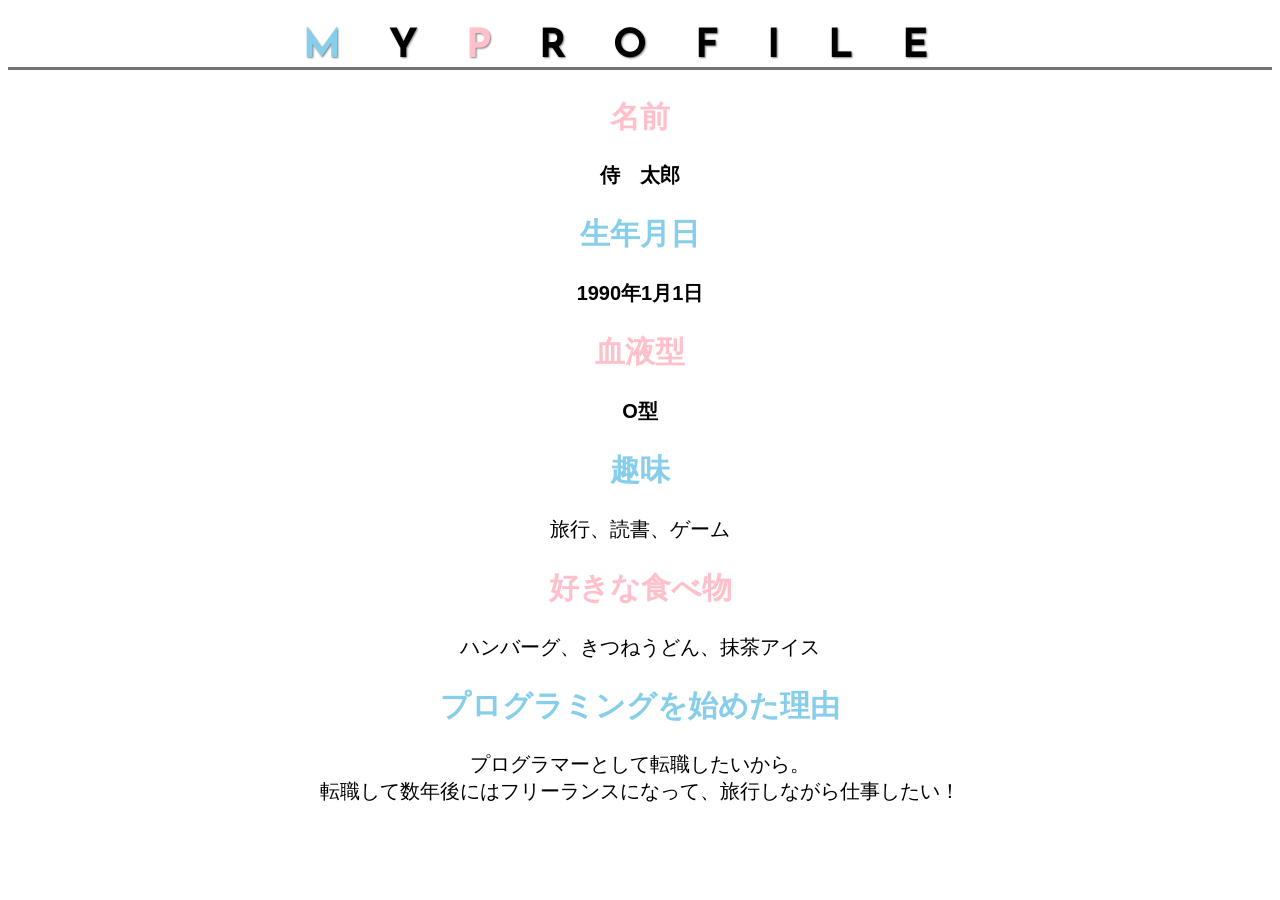
<file: kadai-015/kadai_015.html>
<!DOCTYPE html>
<html>
<head>
  <title>15章課題</title>
  <meta charset="UTF-8">
  <meta name="description" content="このページは15章の課題です。">
  <link rel="stylesheet" href="style.css">
  <link rel="preconnect" href="https://fonts.googleapis.com">
  <link rel="preconnect" href="https://fonts.gstatic.com" crossorigin>
  <link href="https://fonts.googleapis.com/css2?family=Josefin+Sans&display=swap" rel="stylesheet">
</head>
<body>
  <h1><span class="blue">M</span>Y<span class="pink">P</span>ROFILE</h1>
  <div id="basic">
    <h2 class="pink">名前</h2>
    <p>侍　太郎</p>
    <h2 class="blue">生年月日</h2>
    <p>1990年1月1日</p>
    <h2 class="pink">血液型</h2>
    <p>O型</p>
  </div>
  <h2 class="blue">趣味</h2>
  <p>旅行、読書、ゲーム</p>
  <h2 class="pink">好きな食べ物</h2>
  <p>ハンバーグ、きつねうどん、抹茶アイス</p>
  <h2 class="blue">プログラミングを始めた理由</h2>
  <p>プログラマーとして転職したいから。<br>転職して数年後にはフリーランスになって、旅行しながら仕事したい！</p>
</body>
</html>
</file>
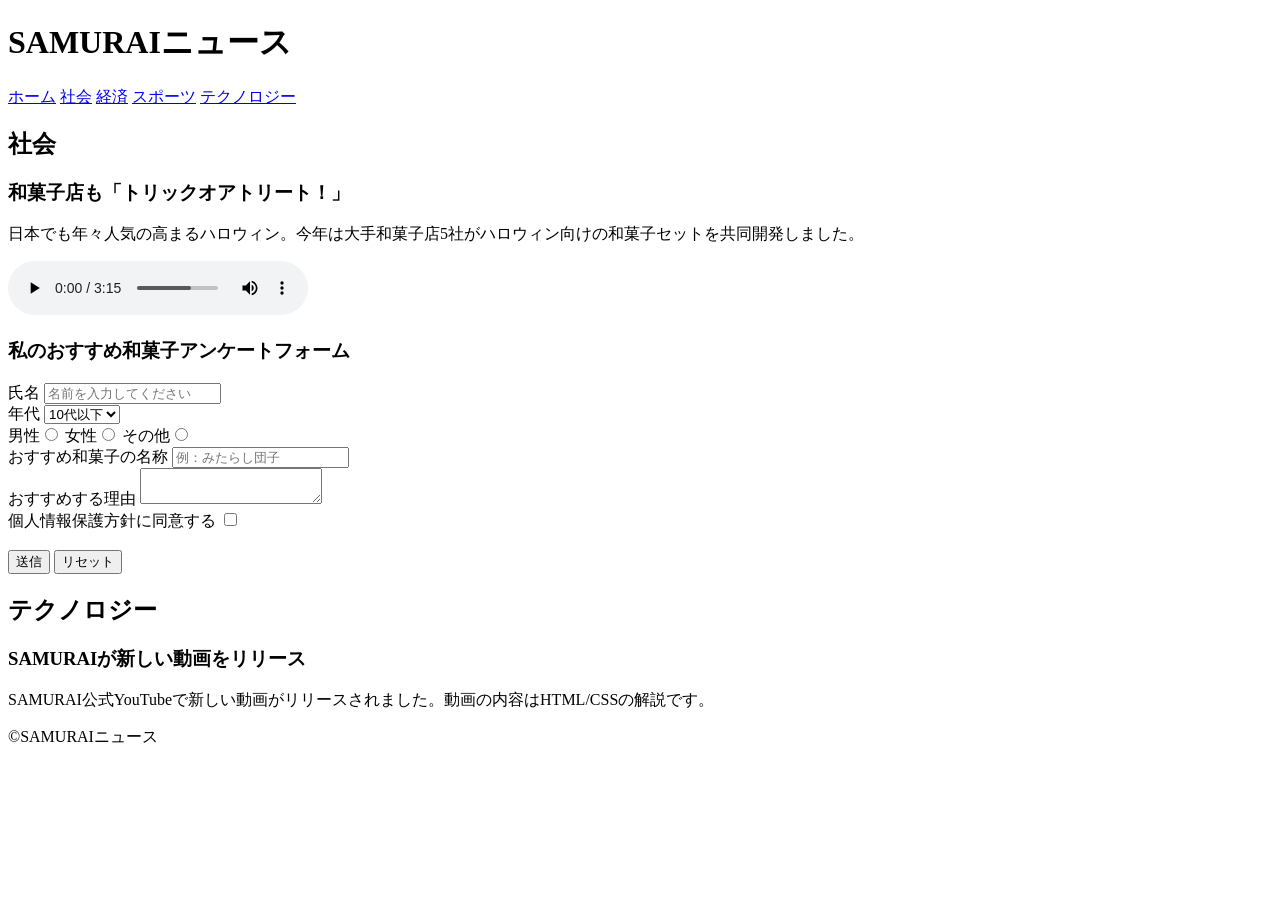
<file: kadai_008/kadai_008.html>
<!DOCTYPE html>
<html>
<head>
  <title>8章課題</title>
  <meta name="description" content="このページは8章の課題です。">
  <meta charset="UTF-8">
</head>
<body>
  <header>
    <h1>SAMURAIニュース</h1>
    <nav>
        <a href="https://www.sejuku.net/?_gl=1*1faj1w8*_gcl_au*MzgxMjQ2MTIzLjE3Njk1MzI1OTY.*_ga*NjQyMTk0MTk1LjE3Njk1MzI1OTY.*_ga_8Y6TNFRTP7*czE3NzcyMTQxMzEkbzEzMyRnMSR0MTc3NzIxNjk2OCRqNTkkbDAkaDA.">ホーム</a>
        <a href="https://www.sejuku.net/?_gl=1*1faj1w8*_gcl_au*MzgxMjQ2MTIzLjE3Njk1MzI1OTY.*_ga*NjQyMTk0MTk1LjE3Njk1MzI1OTY.*_ga_8Y6TNFRTP7*czE3NzcyMTQxMzEkbzEzMyRnMSR0MTc3NzIxNjk2OCRqNTkkbDAkaDA.">社会</a>
        <a href="https://www.sejuku.net/?_gl=1*1faj1w8*_gcl_au*MzgxMjQ2MTIzLjE3Njk1MzI1OTY.*_ga*NjQyMTk0MTk1LjE3Njk1MzI1OTY.*_ga_8Y6TNFRTP7*czE3NzcyMTQxMzEkbzEzMyRnMSR0MTc3NzIxNjk2OCRqNTkkbDAkaDA.">経済</a>
        <a href="https://www.sejuku.net/?_gl=1*1faj1w8*_gcl_au*MzgxMjQ2MTIzLjE3Njk1MzI1OTY.*_ga*NjQyMTk0MTk1LjE3Njk1MzI1OTY.*_ga_8Y6TNFRTP7*czE3NzcyMTQxMzEkbzEzMyRnMSR0MTc3NzIxNjk2OCRqNTkkbDAkaDA.">スポーツ</a>
        <a href="https://www.sejuku.net/?_gl=1*1faj1w8*_gcl_au*MzgxMjQ2MTIzLjE3Njk1MzI1OTY.*_ga*NjQyMTk0MTk1LjE3Njk1MzI1OTY.*_ga_8Y6TNFRTP7*czE3NzcyMTQxMzEkbzEzMyRnMSR0MTc3NzIxNjk2OCRqNTkkbDAkaDA.">テクノロジー</a>
    </nav>
  </header>
  <main>
    <article>
      <h2>社会</h2>
      <section>
        <h3>和菓子店も「トリックオアトリート！」</h3>
        <p>日本でも年々人気の高まるハロウィン。今年は大手和菓子店5社がハロウィン向けの和菓子セットを共同開発しました。</p>
            <audio src="ichi.mp3" controls></audio>
       </section>
      <section>
        <h3>私のおすすめ和菓子アンケートフォーム</h3>
        <form>
          <label>氏名</label>
          <input type="text" placeholder="名前を入力してください">
          <br>

          <label>年代</label>
          <select>
            <option>10代以下</option>
            <option>20代</option>
            <option>30代</option>
            <option>40代以上</option>
          </select>
          <br>

          <label>男性</label><input type="radio" name="gender">
          <label>女性</label><input type="radio" name="gender">
          <label>その他</label><input type="radio" name="gender">
          <br>

          <label>おすすめ和菓子の名称</label>
          <input type="text" placeholder="例：みたらし団子">
          <br>

          <label>おすすめする理由</label>
          <textarea></textarea>
          <br>

          <label>個人情報保護方針に同意する</label>
          <input type="checkbox">
          <br>
          <br>

          <input type="submit" value="送信">
          <input type="reset" value="リセット">

        </form>
      </section>
    </article>
    <article>
      <h2>テクノロジー</h2>
      <section>
        <h3>SAMURAIが新しい動画をリリース</h3>
        <p>SAMURAI公式YouTubeで新しい動画がリリースされました。動画の内容はHTML/CSSの解説です。</p>
      </section>
    </article>
  </main>
  <footer>
    <p>&copy;SAMURAIニュース</p>
  </footer>
</body>
</html>
</file>
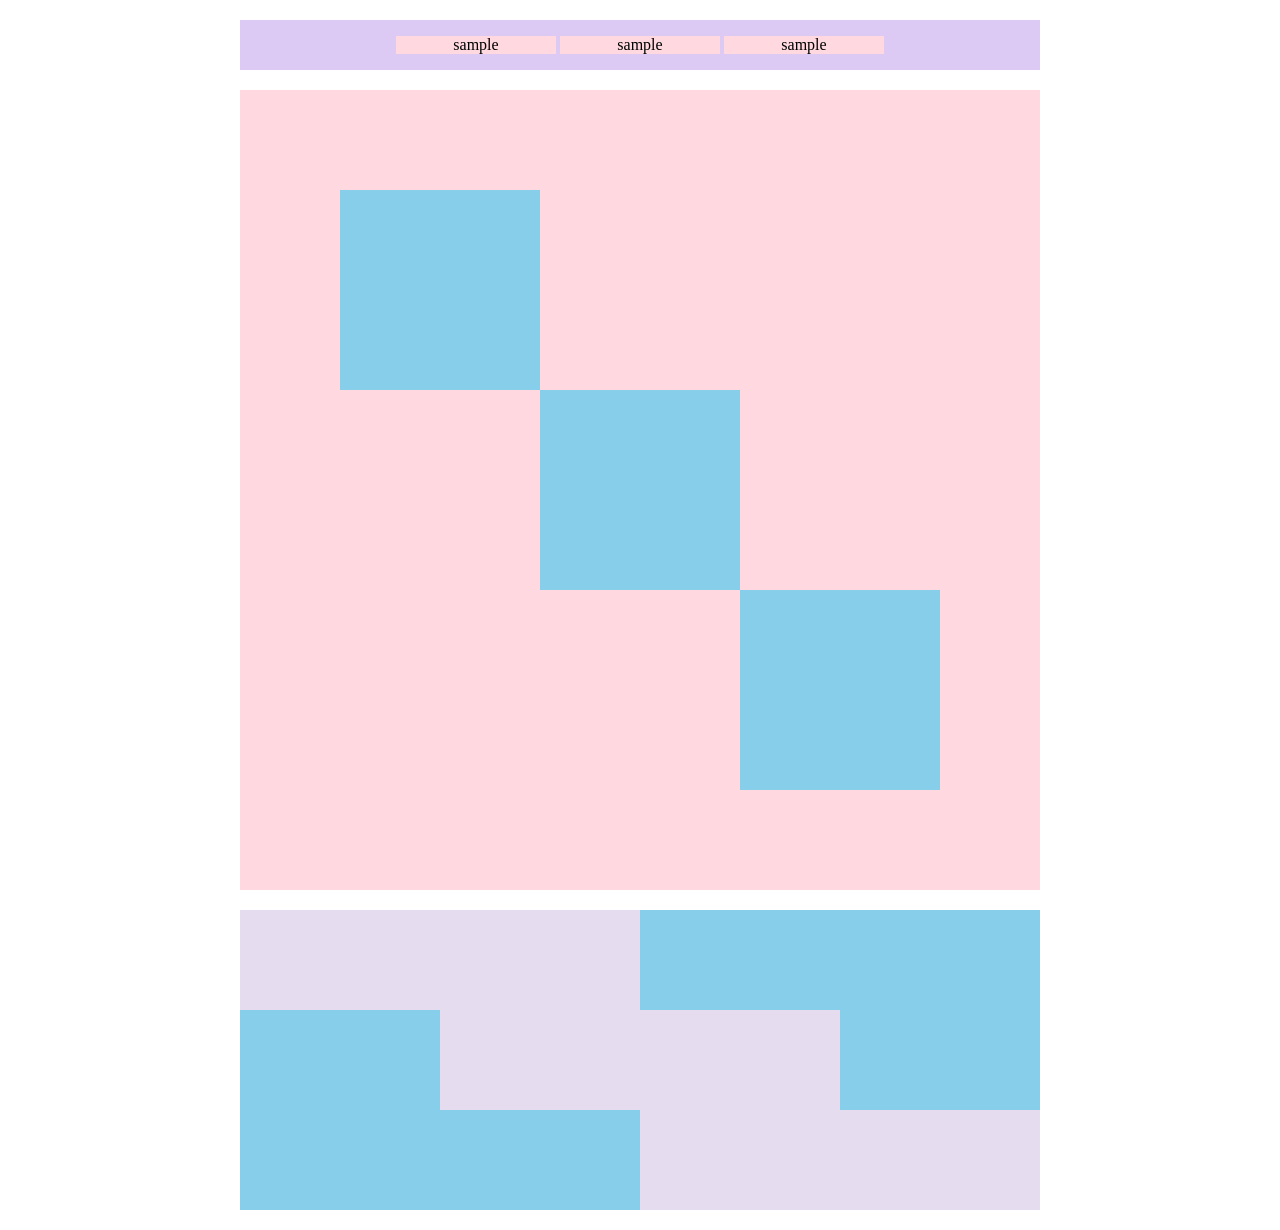
<file: kadai_018/kadai_018.html>
<!DOCTYPE html>
<html>
<head>
  <meta charset="UTF-8">
  <link rel="stylesheet" href="style.css">
  <meta name="description" content="このページは18章の課題です。">
  <title>18章課題</title>
</head>
<body>
  <div id="top">
    <p class="top-child">sample</p>
    <p class="top-child">sample</p>
    <p class="top-child">sample</p>
  </div>
  <div id="middle">
    <div id="middle-child01"></div>
    <div id="middle-child02"></div>
    <div id="middle-child03"></div>
  </div>
  <div id="bottom">
    <div id="bottom-child01"></div>
    <div id="bottom-child02"></div>
    <div id="bottom-child03"></div>
  </div>
</body>
</html>
</file>
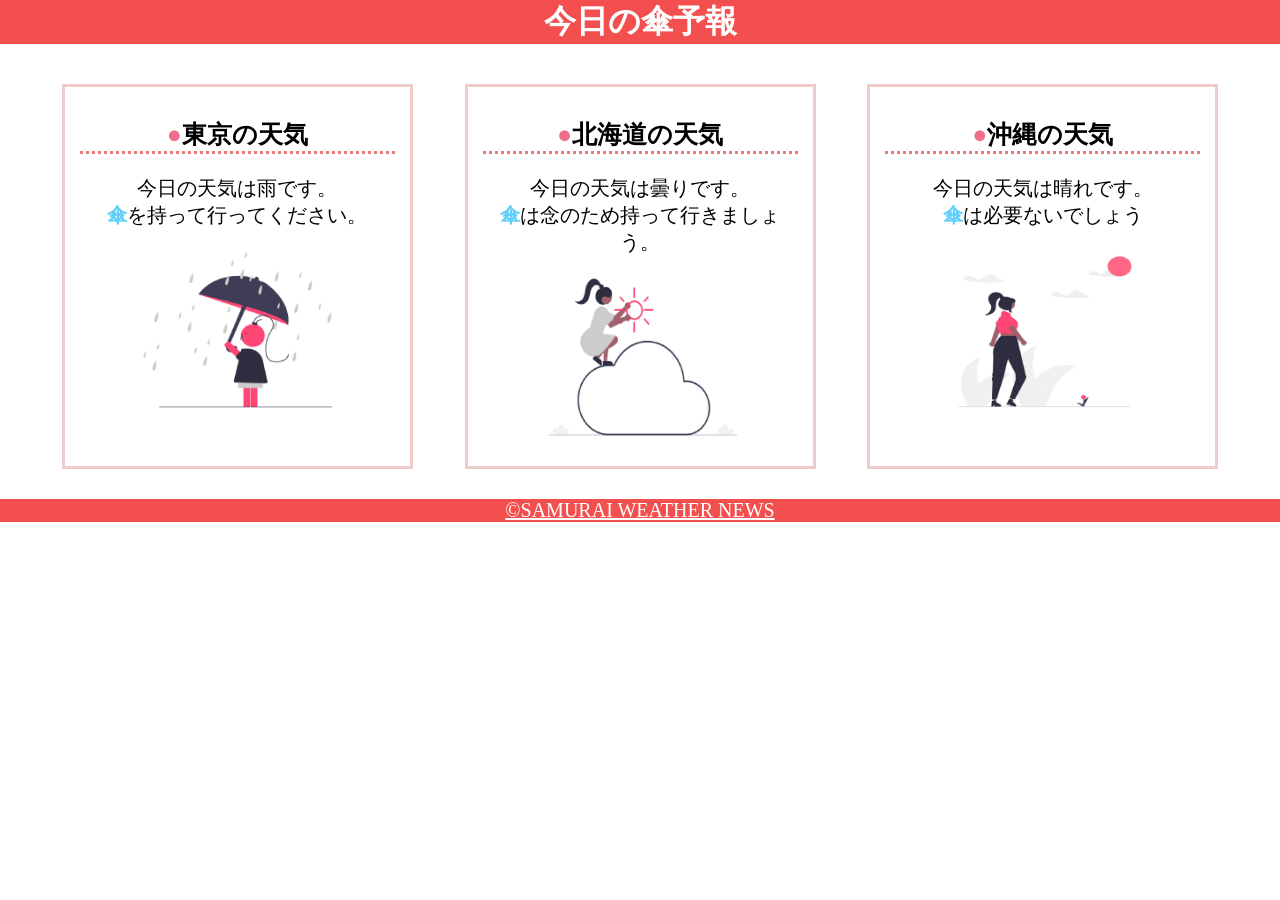
<file: kadai_022/kadai_022.html>
<!DOCTYPE html>
<html>
    <head>
        <meta charset="UTF-8">
        <meta name="viewport" content="width=device-width, initial-scale=1.0">
        <link rel="stylesheet" href="style.css">
        <meta name="description" content="このページは22章の課題です。">
        <title>22章課題</title>
    </head>
    <body>
       
        <header>
            <h1>今日の傘予報</h1>
        </header>  
 
        <main>

            <div id="parent">
                <div class="contents">
                    <h2>東京の天気</h2>
                    <p>今日の天気は雨です。</p>
                    <p>傘を持って行ってください。</p>
                    <img src="images/rainy.png" alt="雨">
                </div>
 
                <div class="contents">
                    <h2>北海道の天気</h2>
                    <p>今日の天気は曇りです。</p>
                    <p>傘は念のため持って行きましょう。</p>
                    <img src="images/cloudy.png" alt="曇り">
                </div>
 
                <div class="contents">
                    <h2>沖縄の天気</h2>
                    <p>今日の天気は晴れです。</p>
                    <p>傘は必要ないでしょう</p>
                    <img src="images/sunny.png" alt="晴れ">
                </div>

            </div>    
 
        </main>
 
        <footer>
            <a href="https://www.sejuku.net/corp/">&copy;SAMURAI WEATHER NEWS</a>
         </footer>
 
    </body>
</html>
</file>
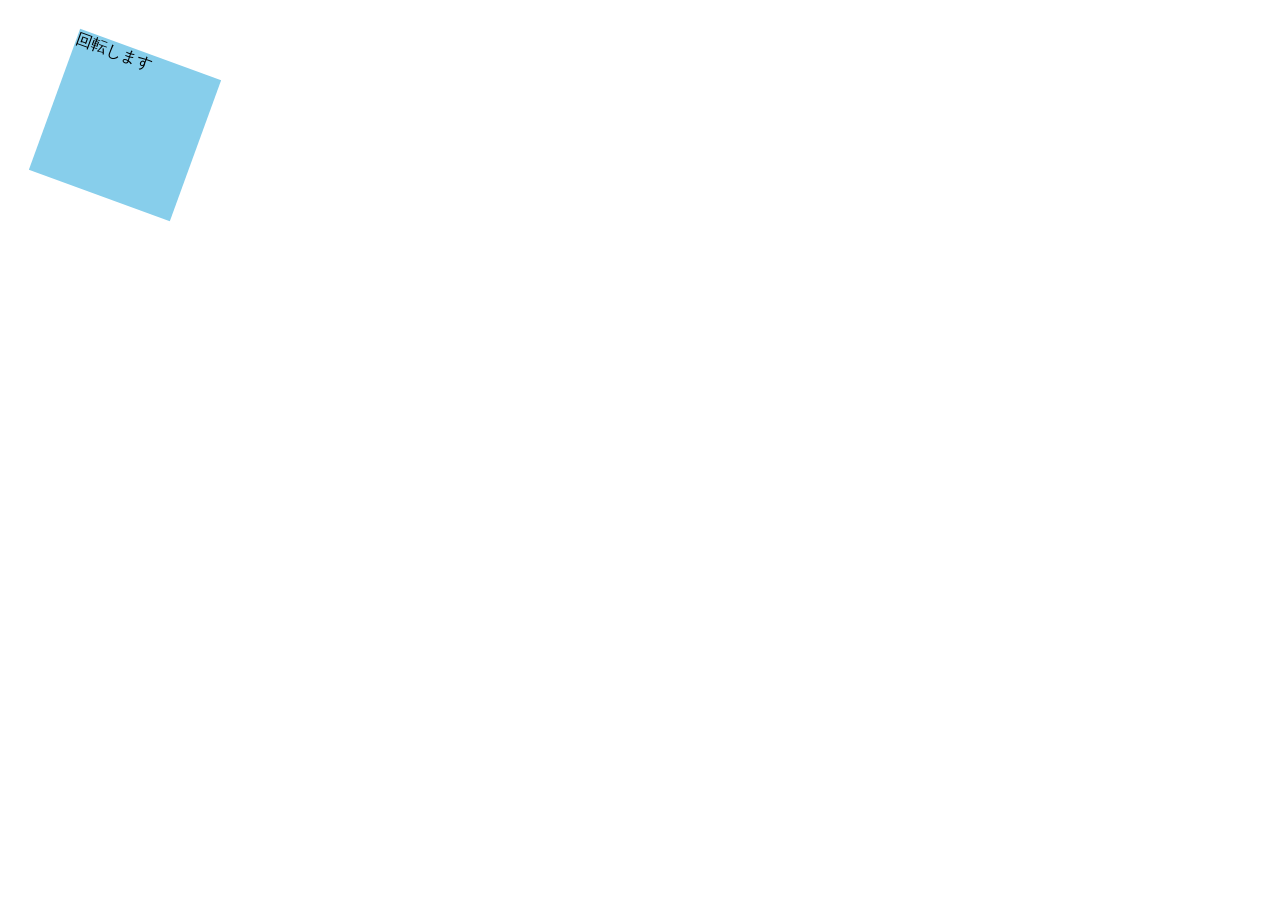
<file: kadai_mdn_css/mdn.html>
<!DOCTYPE html>
<html>

<head>
    <style>
        div {
            position: absolute;
            left: 50px;
            top: 50px;
            width: 150px;
            height: 150px;
            background-color: skyblue;

            transform: rotate(20deg)
        }
    </style>
</head>

<body>
    <div>
        回転します
    </div>

</body>

</html>
</file>
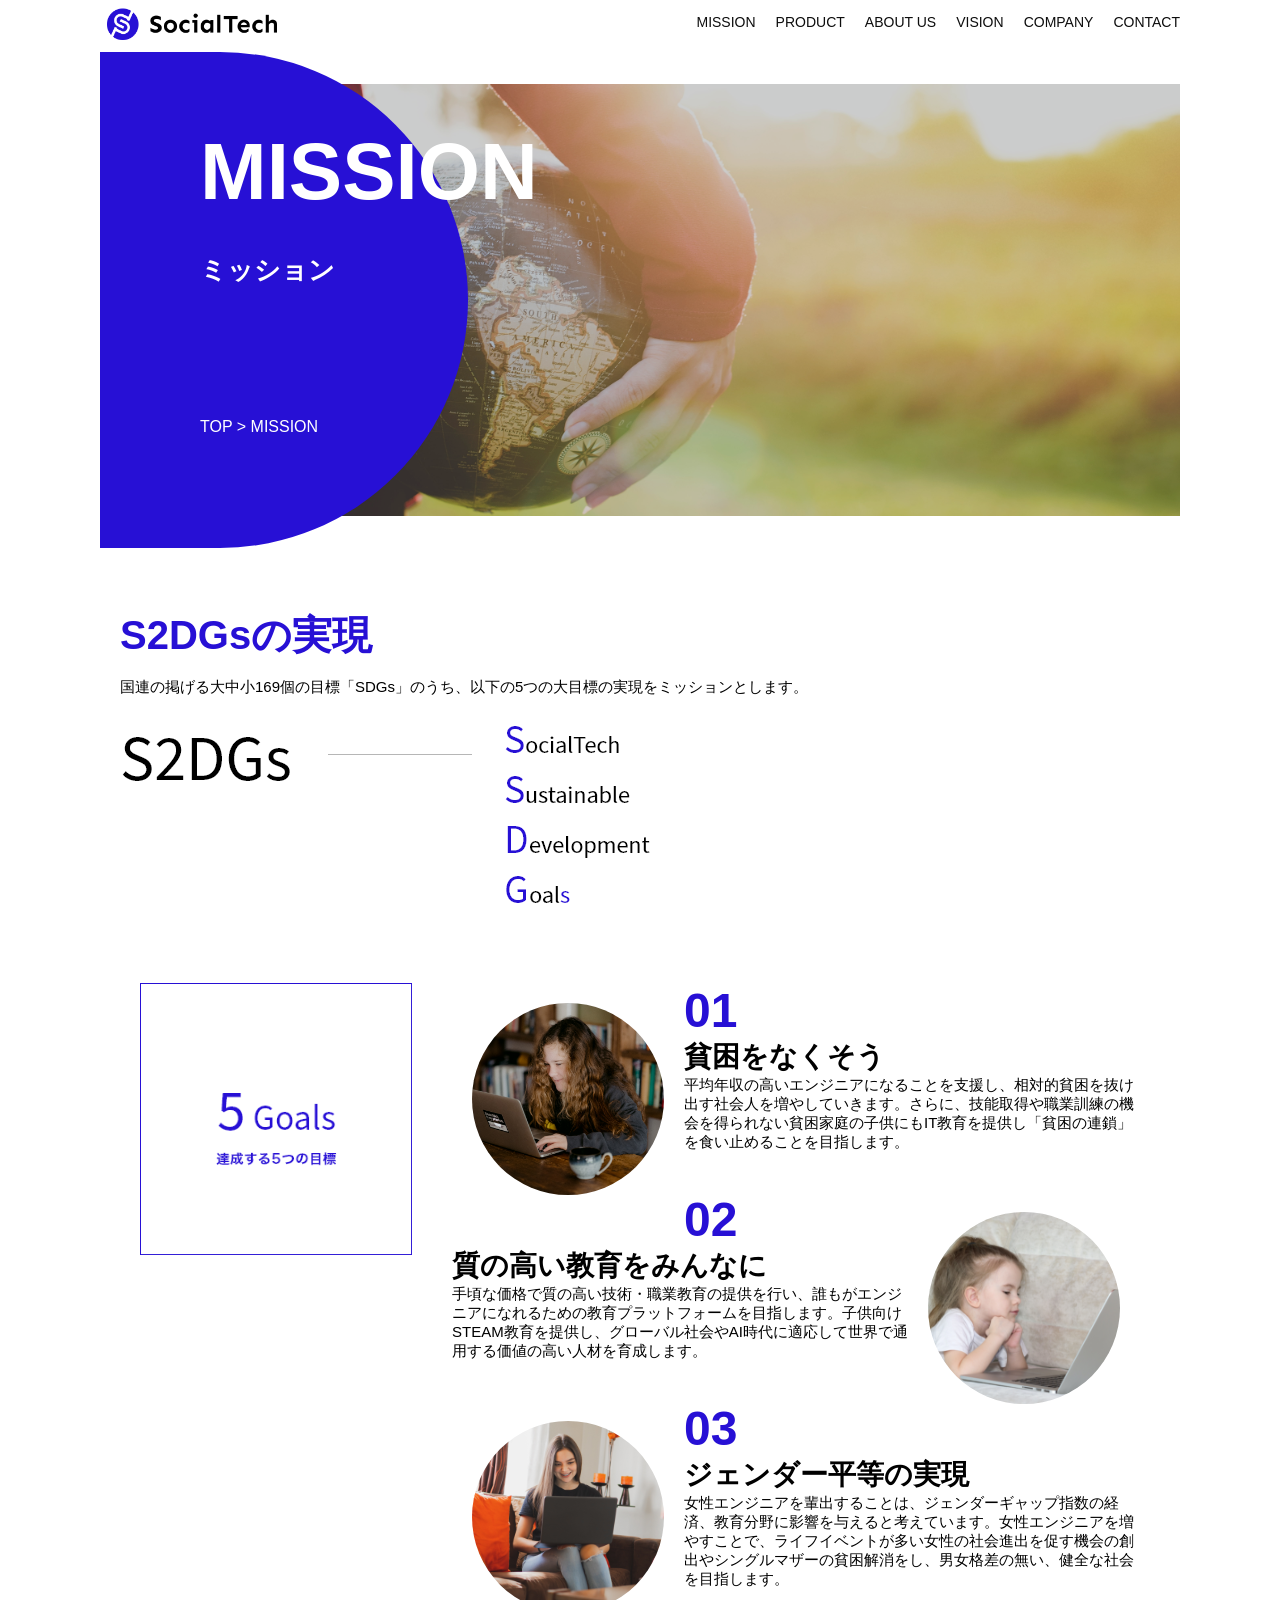
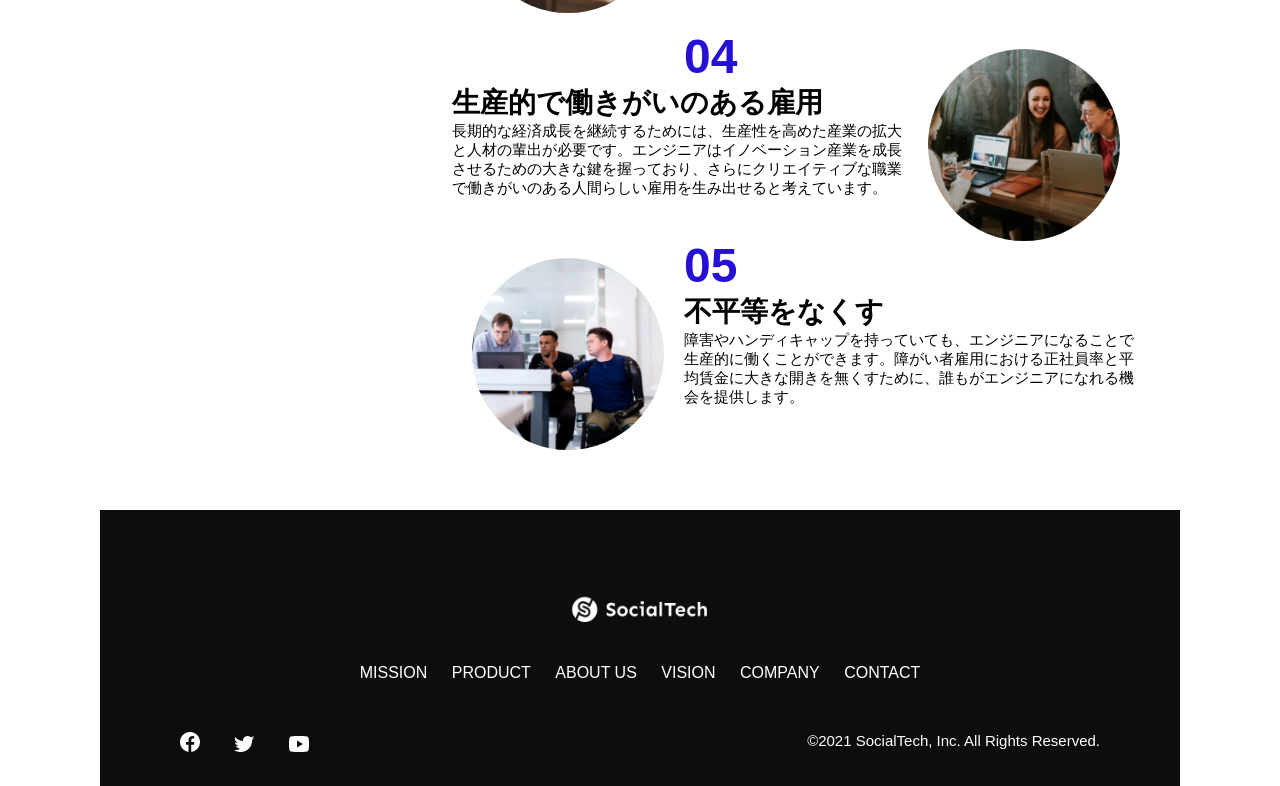
<file: kadai_tutorial_output/mission.html>
<!DOCTYPE html>
<html>
  <head>
    <title>SocialTech - MISSION ミッション -</title>
    <meta charset="utf-8">
    <meta name="description" content="SocialTechが目指す5つの目標（S2DGs）を紹介します">
    <meta name="viewport" content="width=device-width, initial-scale=1.0">
    <link rel="stylesheet" href="style.css">
  </head>

  <body>
    <!-- ヘッダー -->
    <header>
      <!-- ロゴ -->
      <a href="index.html" id="logo">
        <img src="images/logo.png" alt="トップページに戻る">
      </a>

      <!-- PC用ナビゲーション -->
      <nav id="nav-pc">
        <ul>
          <li><a href="mission.html">MISSION</a></li>
          <li><a href="product.html">PRODUCT</a></li>
          <li><a href="index.html#aboutus">ABOUT US</a></li>
          <li><a href="index.html#vision">VISION</a></li>
          <li><a href="index.html#company">COMPANY</a></li>
          <li><a href="index.html#contact">CONTACT</a></li>
        </ul>
      </nav>

      <!-- スマホ用メニューボタン -->
      <button id="menu-sp" onclick="document.getElementById('nav-sp').style.display = 'block'">
        <img src="images/button-menu.png" alt="ナビゲーションを開く">
      </button>

      <!-- スマホ用ナビゲーション -->
      <div id="nav-sp">
        <button id="close" onclick="document.getElementById('nav-sp').style.display = 'none'">
          <img src="images/button-close.png" alt="ナビゲーションを閉じる">
        </button>

        <nav>
          <ul>
            <li>
              <a id="logo-sp" href="index.html" onclick="document.getElementById('nav-sp').style.display = 'none'"><img src="images/logo-sp.png" alt="トップページに戻る"></a>
            </li>
            <li><a class="menu" href="mission.html" onclick="document.getElementById('nav-sp').style.display = 'none'">MISSION</a></li>
            <li><a class="menu" href="product.html" onclick="document.getElementById('nav-sp').style.display = 'none'">PRODUCT</a></li>
            <li><a class="menu" href="index.html#aboutus" onclick="document.getElementById('nav-sp').style.display = 'none'">ABOUT US</a></li>
            <li><a class="menu" href="index.html#vision" onclick="document.getElementById('nav-sp').style.display = 'none'">VISION</a></li>
            <li><a class="menu" href="index.html#company" onclick="document.getElementById('nav-sp').style.display = 'none'">COMPANY</a></li>
            <li><a class="menu" href="index.html#contact" onclick="document.getElementById('nav-sp').style.display = 'none'">CONTACT</a></li>
          </ul>
        </nav>
        <div id="sns">
          <a href="https://www.facebook.com/sejuku2013">
            <img src="images/button-facebook.png" alt="Facebookのリンク">
          </a>
          <a href="https://twitter.com/samuraijuku">
            <img src="images/button-twitter.png" alt="Twitterのリンク">
          </a>
          <a href="https://www.youtube.com/channel/UCCFOQO5aDK0xXam4cUQXT8g">
            <img src="images/button-youtube.png" alt="YouTubeのリンク">
          </a>
        </div>
      </div>
    </header>

    <main>
      <article>
        <section id="mission-main">
          <div class="mission-main-inner">
            <div id="mission-title">
              <h1>MISSION<br><span>ミッション</span></h1>
              <p>TOP > MISSION</p>
            </div>
          </div>
        </section>

        <section id="mission-s2dgs">
          <h2 class="mission-h2">S2DGsの実現</h2>
          <p>国連の掲げる大中小169個の目標「SDGs」のうち、以下の5つの大目標の実現をミッションとします。</p>
          <img src="images/mission/mission-s2dgs.png" alt="S2DGs">
        </section>

        <section id="mission-five-goals">
          <div class="five-goals-image">
            <img src="images/mission/mission-5goals.png" alt="5Goals">
          </div>
          <div class="five-goals-read">
             <div>
               <img class="fivegoals-image-left" src="images/mission/mission-5goals01.png" alt="PCを操作する女の子">
               <span class="fivegoals-number">01</span>
               <h3 class="fivegoals-h3">貧困をなくそう</h3>
               <p class="fivegoals-p">平均年収の高いエンジニアになることを支援し、相対的貧困を抜け出す社会人を増やしていきます。さらに、技能取得や職業訓練の機会を得られない貧困家庭の子供にもIT教育を提供し「貧困の連鎖」を食い止めることを目指します。</p>
             </div>
             <div>
               <img class="fivegoals-image-right" src="images/mission/mission-5goals02.png" alt="PCを見つめる小さい女の子">
               <span class="fivegoals-number">02</span>
               <h3 class="fivegoals-h3">質の高い教育をみんなに</h3>
               <p class="fivegoals-p">手頃な価格で質の高い技術・職業教育の提供を行い、誰もがエンジニアになれるための教育プラットフォームを目指します。子供向けSTEAM教育を提供し、グローバル社会やAI時代に適応して世界で通用する価値の高い人材を育成します。</p>
             </div>
             <div>
               <img class="fivegoals-image-left" src="images/mission/mission-5goals03.png" alt="PCを操作する女性">
               <span class="fivegoals-number">03</span>
               <h3 class="fivegoals-h3">ジェンダー平等の実現</h3>
               <p class="fivegoals-p">女性エンジニアを輩出することは、ジェンダーギャップ指数の経済、教育分野に影響を与えると考えています。女性エンジニアを増やすことで、ライフイベントが多い女性の社会進出を促す機会の創出やシングルマザーの貧困解消をし、男女格差の無い、健全な社会を目指します。</p>
             </div>
             <div>
               <img class="fivegoals-image-right" src="images/mission/mission-5goals04.png" alt="笑顔で話し合う3人の男女">
               <span class="fivegoals-number">04</span>
               <h3 class="fivegoals-h3">生産的で働きがいのある雇用</h3>
               <p class="fivegoals-p">長期的な経済成長を継続するためには、生産性を高めた産業の拡大と人材の輩出が必要です。エンジニアはイノベーション産業を成長させるための大きな鍵を握っており、さらにクリエイティブな職業で働きがいのある人間らしい雇用を生み出せると考えています。</p>
             </div>
             <div>
               <img class="fivegoals-image-left" src="images/mission/mission-5goals05.png" alt="障害を持つ男性が生き生きと働く様子">
               <span class="fivegoals-number">05</span>
               <h3 class="fivegoals-h3">不平等をなくす</h3>
               <p class="fivegoals-p">障害やハンディキャップを持っていても、エンジニアになることで生産的に働くことができます。障がい者雇用における正社員率と平均賃金に大きな開きを無くすために、誰もがエンジニアになれる機会を提供します。</p>
             </div>
           </div>
         </section>

  </article>

    </main>

    <footer>
      <div id="footer-logo">
        <img src="images/logo-sp.png" alt="SocialTech">
      </div>
      <div id="footer-link">
        <a href="mission.html">MISSION</a>
        <a href="product.html">PRODUCT</a>
        <a href="index.html#aboutus">ABOUT US</a>
        <a href="index.html#vision">VISION</a>
        <a href="index.html#company">COMPANY</a>
        <a href="index.html#contact">CONTACT</a>
      </div>
      <div id="sns-footer">
        <div class="sns-btns">
          <a href="https://www.facebook.com/sejuku2013"><img src="images/button-facebook.png" alt="Facebookのリンク"></a>
          <a href="https://twitter.com/samuraijuku"><img src="images/button-twitter.png" alt="Twitterのリンク"></a>
          <a href="https://www.youtube.com/channel/UCCFOQO5aDK0xXam4cUQXT8g"><img src="images/button-youtube.png" alt="YouTubeのリンク"></a>
        </div>
        <p id="copyright">&copy;2021 SocialTech, Inc. All Rights Reserved.</p>
      </div>
    </footer>

  </body>
</html>
</file>
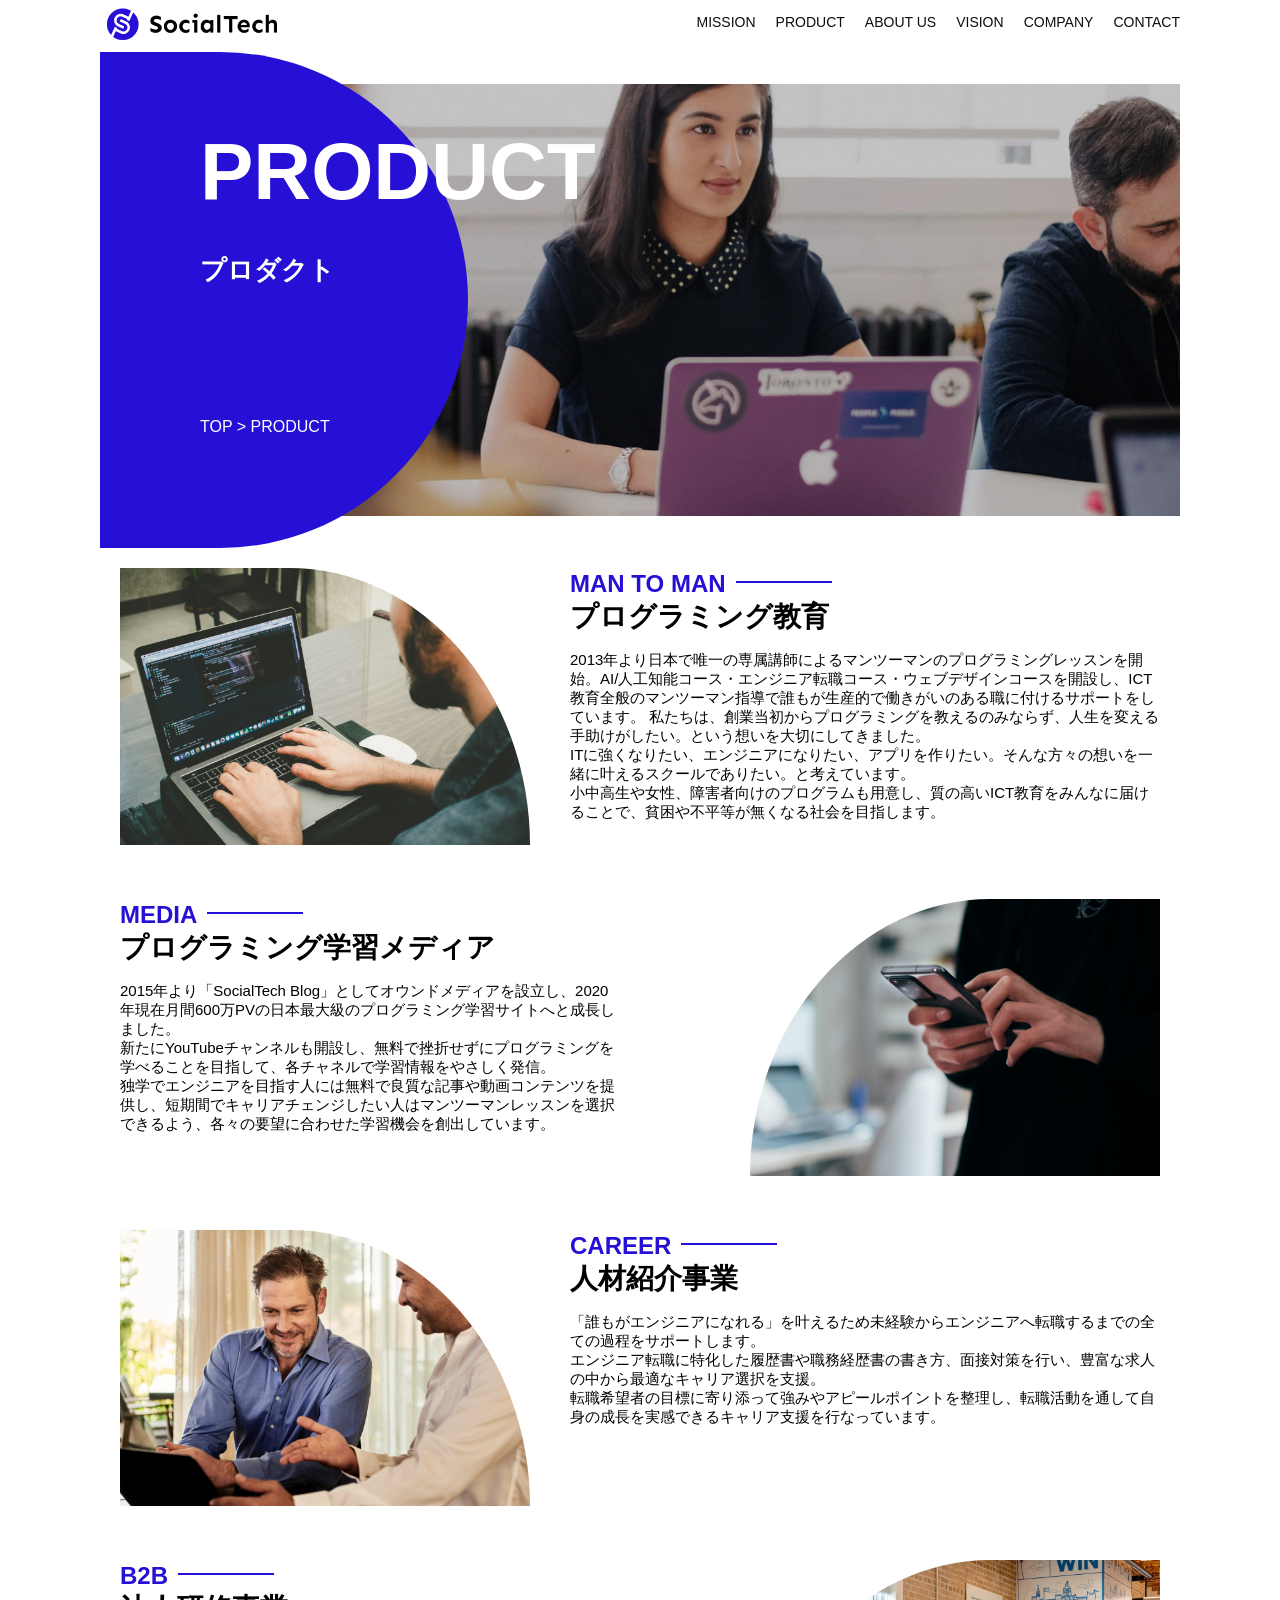
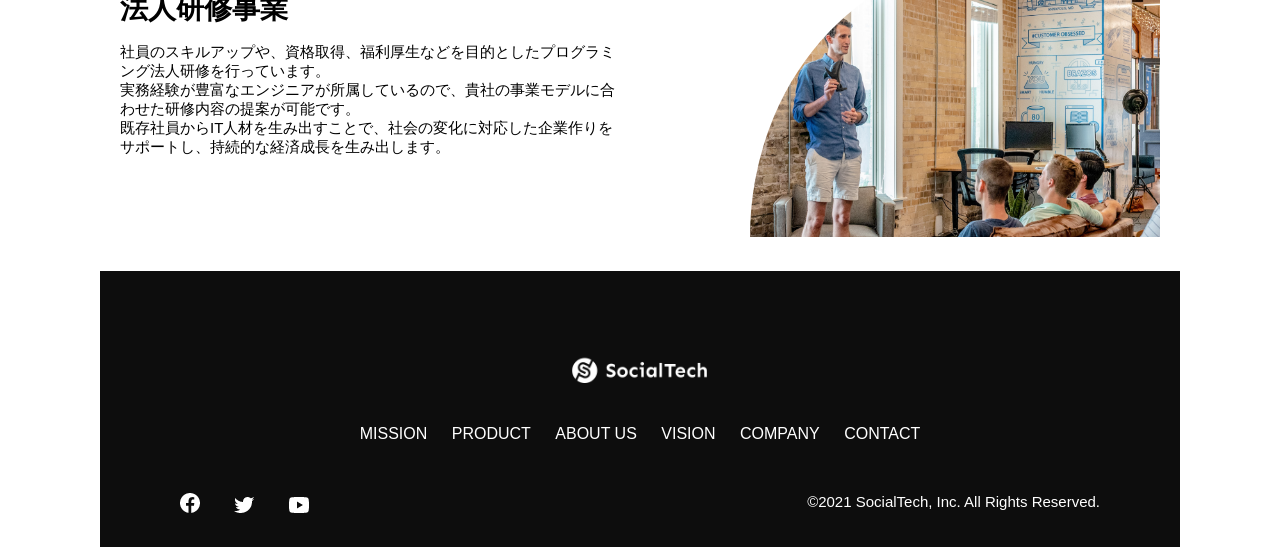
<file: kadai_tutorial_output/product.html>
<!DOCTYPE html>
<html>
  <head>
    <title>SocialTech -PRODUCT プロダクト-</title>
    <meta charset="utf-8">
    <meta name="description" content="SocialTechの4つのプロダクトを紹介します">
    <meta name="viewport" content="width=device-width, initial-scale=1.0">
    <link rel="stylesheet" href="style.css">
  </head>

  <body>
    <!-- ヘッダー -->
    <header>
      <!-- ロゴ -->
      <a href="index.html" id="logo">
        <img src="images/logo.png" alt="トップページに戻る">
      </a>

      <!-- PC用ナビゲーション -->
      <nav id="nav-pc">
        <ul>
          <li><a href="mission.html">MISSION</a></li>
          <li><a href="product.html">PRODUCT</a></li>
          <li><a href="index.html#aboutus">ABOUT US</a></li>
          <li><a href="index.html#vision">VISION</a></li>
          <li><a href="index.html#company">COMPANY</a></li>
          <li><a href="index.html#contact">CONTACT</a></li>
        </ul>
      </nav>

      <!-- スマホ用メニューボタン -->
      <button id="menu-sp" onclick="document.getElementById('nav-sp').style.display = 'block'">
        <img src="images/button-menu.png" alt="ナビゲーションを開く">
      </button>

<!--======== 前略 ========-->

      <!-- スマホ用ナビゲーション -->
      <div id="nav-sp">
        <button id="close" onclick="document.getElementById('nav-sp').style.display = 'none'">
          <img src="images/button-close.png" alt="ナビゲーションを閉じる">
        </button>

        <nav>
          <ul>
            <li>
              <a id="logo-sp" href="index.html" onclick="document.getElementById('nav-sp').style.display = 'none'"><img src="images/logo-sp.png" alt="トップページに戻る"></a>
            </li>
            <li><a class="menu" href="mission.html" onclick="document.getElementById('nav-sp').style.display = 'none'">MISSION</a></li>
            <li><a class="menu" href="product.html" onclick="document.getElementById('nav-sp').style.display = 'none'">PRODUCT</a></li>
            <li><a class="menu" href="index.html#aboutus" onclick="document.getElementById('nav-sp').style.display = 'none'">ABOUT US</a></li>
            <li><a class="menu" href="index.html#vision" onclick="document.getElementById('nav-sp').style.display = 'none'">VISION</a></li>
            <li><a class="menu" href="index.html#company" onclick="document.getElementById('nav-sp').style.display = 'none'">COMPANY</a></li>
            <li><a class="menu" href="index.html#contact" onclick="document.getElementById('nav-sp').style.display = 'none'">CONTACT</a></li>
          </ul>
        </nav>
        <div id="sns">
          <a href="https://www.facebook.com/sejuku2013">
            <img src="images/button-facebook.png" alt="Facebookのリンク">
          </a>
          <a href="https://twitter.com/samuraijuku">
            <img src="images/button-twitter.png" alt="Twitterのリンク">
          </a>
          <a href="https://www.youtube.com/channel/UCCFOQO5aDK0xXam4cUQXT8g">
            <img src="images/button-youtube.png" alt="YouTubeのリンク">
          </a>
        </div>
      </div>
    </header>

    <main>
      <article>
        <section id="product-main">
          <div class="product-main-inner">
            <div id="product-title">
              <h1>PRODUCT<br><span>プロダクト</span></h1>
              <p>TOP > PRODUCT</p>
            </div>
          </div>
        </section>

         <section class="product-section product-section-left">
           <div class="product-section-img">
             <img src="images/product/product-mantoman.png" alt="PCでコードを書く男性">
           </div>
           <div class="product-read">
             <h2 class="product-h2">MAN TO MAN</h2>
             <h3 class="product-h3">プログラミング教育</h3>
             <p>
               2013年より日本で唯一の専属講師によるマンツーマンのプログラミングレッスンを開始。AI/人工知能コース・エンジニア転職コース・ウェブデザインコースを開設し、ICT教育全般のマンツーマン指導で誰もが生産的で働きがいのある職に付けるサポートをしています。 私たちは、創業当初からプログラミングを教えるのみならず、人生を変える手助けがしたい。という想いを大切にしてきました。<br>ITに強くなりたい、エンジニアになりたい、アプリを作りたい。そんな方々の想いを一緒に叶えるスクールでありたい。と考えています。<br>小中高生や女性、障害者向けのプログラムも用意し、質の高いICT教育をみんなに届けることで、貧困や不平等が無くなる社会を目指します。
             </p>
           </div>
         </section>
 
         <section class="product-section product-section-right">
           <div class="product-read">
             <h2 class="product-h2">MEDIA</h2>
             <h3 class="product-h3">プログラミング学習メディア</h3>
             <p>2015年より「SocialTech Blog」としてオウンドメディアを設立し、2020年現在月間600万PVの日本最大級のプログラミング学習サイトへと成長しました。<br>新たにYouTubeチャンネルも開設し、無料で挫折せずにプログラミングを学べることを目指して、各チャネルで学習情報をやさしく発信。<br>独学でエンジニアを目指す人には無料で良質な記事や動画コンテンツを提供し、短期間でキャリアチェンジしたい人はマンツーマンレッスンを選択できるよう、各々の要望に合わせた学習機会を創出しています。</p>
           </div>
           <div class="product-section-img">
             <img src="images/product/product-media.png" alt="スマートフォンを操作する人">
           </div>
         </section>
 
         <section class="product-section product-section-left">
           <div class="product-section-img">
             <img src="images/product/product-career.png" alt="笑顔で話し合う2人の男性">
           </div>
           <div class="product-read">
             <h2 class="product-h2">CAREER</h2>
             <h3 class="product-h3">人材紹介事業</h3>
             <p>「誰もがエンジニアになれる」を叶えるため未経験からエンジニアへ転職するまでの全ての過程をサポートします。<br>エンジニア転職に特化した履歴書や職務経歴書の書き方、面接対策を行い、豊富な求人の中から最適なキャリア選択を支援。<br>転職希望者の目標に寄り添って強みやアピールポイントを整理し、転職活動を通して自身の成長を実感できるキャリア支援を行なっています。<br></p>
           </div>
         </section>
 
         <section class="product-section product-section-right">
           <div class="product-read">
             <h2 class="product-h2">B2B</h2>
             <h3 class="product-h3">法人研修事業</h3>
             <p>社員のスキルアップや、資格取得、福利厚生などを目的としたプログラミング法人研修を行っています。<br>実務経験が豊富なエンジニアが所属しているので、貴社の事業モデルに合わせた研修内容の提案が可能です。<br>既存社員からIT人材を生み出すことで、社会の変化に対応した企業作りをサポートし、持続的な経済成長を生み出します。</p>
           </div>
           <div class="product-section-img">
             <img src="images/product/product-b2b.png" alt="講演中の男性とそれを聴く人々">
           </div>
         </section>
         
      </article>
    </main>

    <footer>
      <div id="footer-logo">
        <img src="images/logo-sp.png" alt="SocialTech">
      </div>
      <div id="footer-link">
        <a href="mission.html">MISSION</a>
        <a href="product.html">PRODUCT</a>
        <a href="index.html#aboutus">ABOUT US</a>
        <a href="index.html#vision">VISION</a>
        <a href="index.html#company">COMPANY</a>
        <a href="index.html#contact">CONTACT</a>
      </div>
      <div id="sns-footer">
        <div class="sns-btns">
          <a href="https://www.facebook.com/sejuku2013"><img src="images/button-facebook.png" alt="Facebookのリンク"></a>
          <a href="https://twitter.com/samuraijuku"><img src="images/button-twitter.png" alt="Twitterのリンク"></a>
          <a href="https://www.youtube.com/channel/UCCFOQO5aDK0xXam4cUQXT8g"><img src="images/button-youtube.png" alt="YouTubeのリンク"></a>
        </div>
        <p id="copyright">&copy;2021 SocialTech, Inc. All Rights Reserved.</p>
      </div>
    </footer>
    
  </body>
</html>
</file>
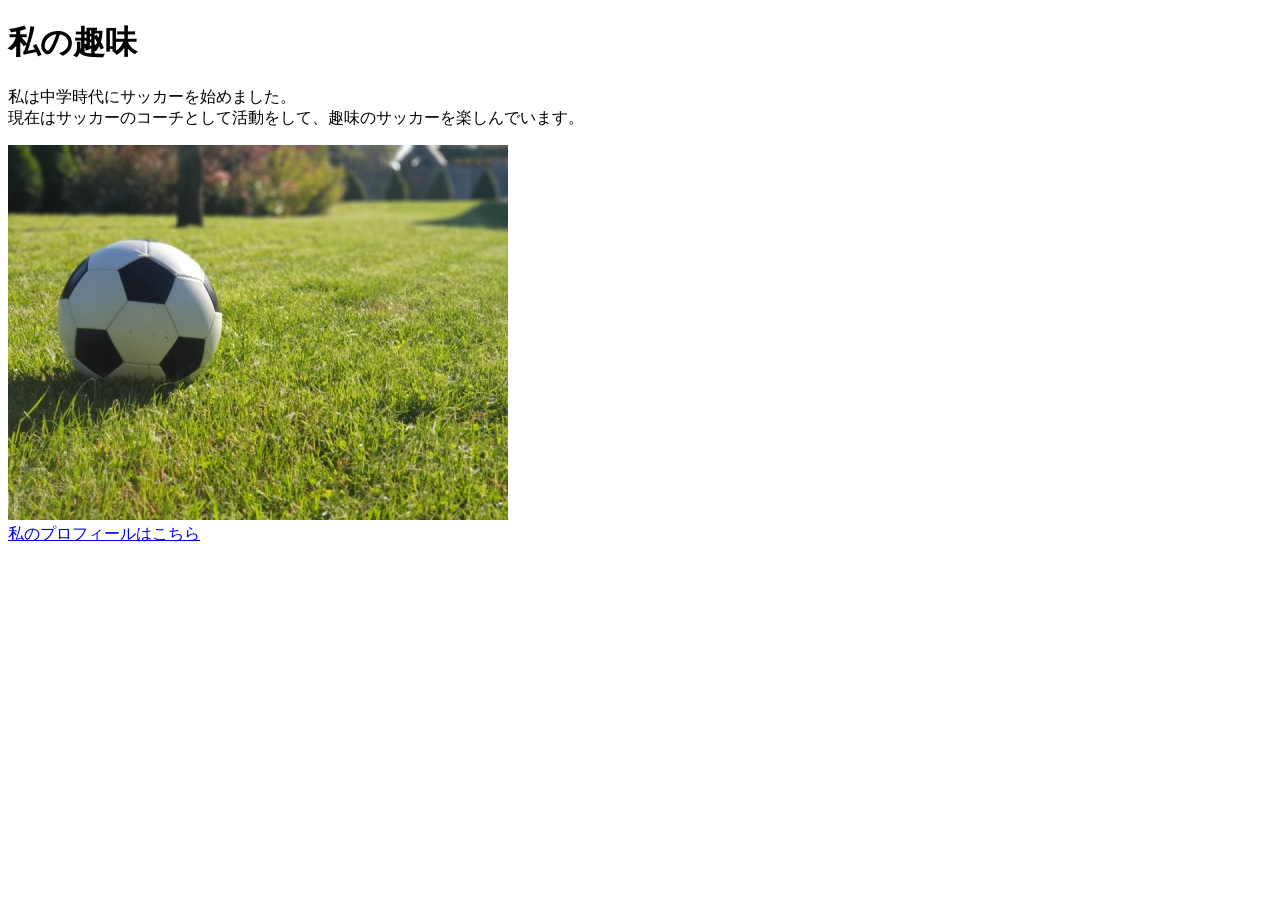
<file: kadai_005/html/kadai_005.html>
<!DOCTYPE html>
<html>
<head>
  <title>5章課題</title>
  <meta name="description" content="このページは5章の課題です。">
  <meta charset="UTF-8">
</head>
<body>
  <h1>私の趣味</h1>
  <p>私は中学時代にサッカーを始めました。<br>
    現在はサッカーのコーチとして活動をして、趣味のサッカーを楽しんでいます。
  </p>
  <img src="../images/sample.jpg"alt="サッカーボール"><br>
  <a href="https://x.com/samuraijuku">私のプロフィールはこちら</a>
</body>
</html>
</file>
<file: html-css-kadai_013/style.css>
/* PC、スマホ共通スタイル */
body {
  font-family: "Source Sans Pro", "Hiragino Kaku Gothic ProN", Meiryo, Arial,
    sans-serif;
}

p {
  font-size: 15px;
}

#main-visual>img {
  width: 100%;
}

/*================
PC用のスタイル 
=================*/
@media screen and (min-width: 768px) {
    #menu-sp,
    #nav-sp {
        display: none;
}
  /* 横幅設定 */
  body {
    max-width: 1080px;
    min-width: 960px;
    margin: 0 auto 0 auto;
  }

  /* ヘッダー */
  header {
    display: flex;
    justify-content: space-between;
  }

  /* ナビゲーションのレイアウト */
  #nav-pc {
    text-align: right;
    font-size: 14px;
    padding-top: 15px;
  }

  /* ナビゲーションのリンクの装飾設定 */
  #nav-pc>a {
    text-decoration: none;
    margin-left: 20px;
  }

  #nav-pc>a:link {
    color: #0d0d0d;
  }

  #nav-pc>a:visited {
    color: #0d0d0d;
  }

  #nav-pc>a:hover {
    color: #0d0d0d;
    text-decoration: underline;
  }

  #nav-pc>a:active {
    color: #0d0d0d;
  }
}

/*================
スマホ用のスタイル 
=================*/
@media screen and (max-width: 767px) {
    body {
        min-width: 375px;
        margin: 0;
    }

/* PC用ナビゲーション非表示 */
#nav-pc {
    display: none;
}    

/* ハンバーガーメニュー */
#menu-sp {
    display: block;
    float: right;
    padding: 0;
}

 /* スマホ用ナビゲーション */
 #nav-sp {
    background-color: #ce933e;
    position: absolute;
    left: 0;
    top: 0;
    height: 100%;
    width: 100%;
    display: none;
    z-index: 100;
 }
 
 #nav-sp ul {
    padding-left: 0;
 }

 #nav-sp li {
    list-style: none;
 }

  /* 閉じるボタン */
  #close {
    position: absolute;
    top: 20px;
    right: 20px;
  } 
/* スマホ用ロゴ */
#logo-sp {
    margin: 80px 0 30px 20px;
}

#nav-sp a {
    display: block;
}

#nav-sp a:link {
    color: #ffffff;
}

#nav-sp a:visited {
    color: #ffffff;
}

#nav-sp .menu {
    text-decoration: none;
    display: block;
    margin: 0 20px;
    height: 44px;
    font-size: 16px;
    background-image: url("images/arrow.png");
    background-repeat: no-repeat;
    background-position: right top;
}
}
</file>
<file: kadai_001/css/style.css>
* {
    box-sizing: border-box;
}

body {
    padding: 0px;
    margin: 0px;
    font-family: "Noto Sans JP", sans-serif; 
    font-size: 18px;
}

p {
    margin: 0;
}

/* ヘッダー */
.header-inner {
    display: flex;
    flex-wrap: wrap;
    justify-content: space-between;
    align-items: center;
    margin: 20px auto;
    max-width: 960px;
}

.header-inner a {
    color: black;
    font-weight: bold;
    text-decoration: none;
}

/* MyProfileの見出し部分 */
h1 {
    margin: 0 0 0 20px;
    font-size: 34px;
    border: 1px solid black;
    padding: 0px 20px;
}

.home {
    text-decoration: none;
}

/* ナビゲーションメニュー */
nav .menu {
    display: flex;
    padding-left: 0;
}

nav li {
    margin: 0 20px;
    list-style: none;
}

nav a {
    font-size: 34px;
}

h2 {
    margin: 0;
    padding: 60px 0 40px;
    text-align: center;
    font-size: 34px;
}

p,
li {
    font-size: 18px;
}

/* 画像 */
img {
    margin: 0 auto;
    width: 100%;
}

/* About */
.about-inner {
    padding: 10px;
    display: flex;
    flex-wrap: wrap;
    align-items: center;
    margin: 20px auto;
    max-width: 960px;
}

/* 名前 */
.name {
    font-size: 24px;
    font-weight: bold;
} 

/* 丸く切り取る画像 */
.circle {
    border-radius: 50%;
    width: 280px;
    height: 280px;
}

/* プロフィールの説明部分 */
.content {
    margin: 0 auto;
    padding: 0 20px;
}

/* Works */
.works-inner {
    display: flex;
    flex-wrap: wrap;
    justify-content: center;
    margin: 0 auto;
    max-width: 960px;
}

/* Worksの画像と説明部分 */
.item {
    margin: 0 10px;
    padding-bottom: 60px;
    width: 25%;
}

/* フッター */
footer p {
    text-align: center;
    padding-bottom: 20px;
}

/* 横幅が767pxまでの場合 */
@media (max-width: 767px) {
    h1 {
        font-size: 20px;
    }

    h2 {
        padding: 30px 0 20px;
        font-size: 20px;
    }

    nav li {
        margin: 0 10px;
    }

    nav a {
        font-size: 21px;
    }

    .item {
        width: 100%;
        text-align: center;
        padding-bottom: 40px;
    }
}
</file>
<file: kadai_tutorial_output/style.css>
/* PC、スマホ共通スタイル */
* {
  box-sizing: border-box;
}

p {
  font-size: 15px;
}

body {
  max-width: 1080px;
  margin: 0 auto 0 auto;
  font-family: "Source Sans Pro", "Hiragino Kaku Gothic ProN", Meiryo, Arial, sans-serif;
}
  
/* ヘッダー */
header {
  display: flex;
  justify-content: space-between;
}

/* ナビゲーションのレイアウト */
#nav-pc {
  font-size: 14px;
}

#nav-pc ul {
  display: flex;
  padding-left: 0;
}

#nav-pc li {
  list-style: none;
}

/* ナビゲーションのリンクの装飾設定 */
#nav-pc a {
  text-decoration: none;
  margin-left: 20px;
  color: #0d0d0d;
}

#nav-pc a:hover {
  text-decoration: underline;
}

/* スマホ用ナビを非表示 */
#nav-sp,
#menu-sp {
  display: none;
}

/* メインビジュアル*/
#main-visual {
  position: relative;
  height: 400px;
}

#main-message {
  position: absolute;
  top: 0;
  left: 0;
  background-color: #2710d5;
  color: #ffffff;
  border-radius: 0 0 476px 0;
  max-width: 620px;
  height: 100%;
  width: 100%;
  z-index: 11;
}

#main-message h1 {
  font-size: 60px;
  margin: 100px 0 0 50px;
}

#main-message > p {
  font-size: 28px;
  margin: 0 0 0 50px;
}

#main-visual > img {
  max-width: 620px;
  border-radius: 476px 0 0 0;
  position: absolute;
  top: 0;
  right: 0;
  z-index: 10;
}

/*見出し*/
h2 {
  margin: 40px 0 0 0;
}

h2::after {
  content: url("images/line.png");
  margin-left: 10px;
}

h3 {
  font-size: 27px;
}

/* ミッション */
#mission {
  margin: 80px auto 80px auto;
}

#mission-flex {
  display: flex;
}

#mission-flex > div {
  width: 50%;
  margin: 20px;
}

#mission-photo {
  width: 100%;
}

#s2dgs {
  margin-top: 50px;
  width: 100%;
}

/* プロダクト */
#product {
  background-color: #fafafa;
  margin: 80px 0 80px 0;
  padding: 10px 40px 0px 40px;
}

/* 外枠 */
#product .product-flex {
  margin-top: 40px;
  display: flex;
}

/* 左のカラム */
#product-left {
  width: 50%;
  margin-right: 20px;
}

/* 右のカラム */
#product-right {
  width: 50%;
  margin-left: 20px;
  margin-top: 80px;
}

/* 写真＋説明の枠 */
#product-left > div {
  position: relative;
  height: 480px;
  margin-right: 20px;
}

#product-right > div {
  position: relative;
  height: 480px;
  margin-left: 20px;
}

/* 写真*/
.product-photo {
  width: 100%;
}

/* 説明文の枠 */
.product-explain {
  background-color: #ffffff;
  position: absolute;
  left: 0;
  bottom: 50px;
  margin: 0 40px 0 40px;
  padding: 20px;
  box-shadow: 5px 5px 10px rgba(0, 0, 0, 0.05);
}

/* 説明文の英語 */
.product-explain > span {
  color: #2710d5;
  font-weight: bold;
  font-size: 16px;
  margin: 0px;
}

/* 説明文の見出し */
.product-explain > h3 {
  margin: 5px 0 5px 0;
}

/* 説明文 */
.product-explain > p {
  font-size: 14px;
  margin: 0;
}

/* もっと見るボタン */
#product-more {
  text-align: center;
}

#product-more a {
  position: relative;
  bottom: -42px;
}

/* ABOUT US */
#aboutus {
  margin: 80px auto 80px auto;
}

/* ３つの組織文化と写真を入れる枠 */
#aboutus > div {
  display: flex;
}

/* 写真 */
.culture-img {
  width: 50%;
  align-self: flex-start;
}

.culture-img2 {
  margin-top: 50px;
  width: 100%;
}

/* 3つの組織文化の表 */
.culture-table {
  margin-right: 50px;
}

/* 番号 */
.culture-num {
  font-size: 80px;
  color: #2710d5;
  padding: 0 20px 0 0;
}

/* 見出し */
.culture-table th {
  text-align: left;
  font-size: 28px;
  font-weight: bold;
}

/* 組織文化英語 */
.culture-en {
  color: #2710d5;
  font-size: 24px;
}

/* 説明文 */
.culture-description {
  margin: 0;
}

/* ビジョン */
#vision {
  margin: 80px auto 80px auto;
}

/* セクション内の外枠*/
#vision > div {
  display: flex;
  justify-content: space-between;
  flex-wrap: wrap;
}

/*7つの行動指針の枠*/
.vision-box {
  width: 300px;
  height: 300px;
  margin-bottom: 30px;
  position: relative;
}

.vision-box > img {
  width: 100%;
  position: relative;
  z-index: 30;
}

.vision-box > div {
  position: absolute;
  top: 0;
  left: 0;
  z-index: 31;
  margin-right: 20px;
}

.vision-box > div > h4 {
  color: #2710d5;
  font-size: 19px;
  margin: 80px 0 0 0;
}

.vision-box > div > h4::first-letter {
  font-size: 40px;
}

.vision-box > div > h5 {
  font-size: 20px;
  margin: 0 0 0 0;
}

.vision-box > div > p {
  margin: 10px 0 0 0;
}

/*会社概要*/
#company {
  margin: 80px auto 80px auto;
}

#company-table {
  width: 100%;
}

.tableheader {
  text-align: left;
  padding: 20px;
  border-bottom-color: #2710d5;
  border-bottom-width: 1px;
  border-bottom-style: solid;
  width: 100px;
}

.tableheader-first {
  border-top-color: #2710d5;
  border-top-width: 1px;
  border-top-style: solid;
}

.cell {
  padding: 30px;
  border-bottom-color: #ececec;
  border-bottom-width: 1px;
  border-bottom-style: solid;
}

.cell-first {
  border-top-color: #ececec;
  border-top-width: 1px;
  border-top-style: solid;
}

#company > iframe {
  width: 100%;
  height: 368px;
  margin-top: 40px;
}

/* お問い合わせ */
#contact {
  margin: 80px auto 80px auto;
}

/* 外枠 */
#contact > form > div {
  display: flex;
  flex-direction: row;
  flex-wrap: wrap;
  padding-bottom: 30px;
}

/* 左列　見出し */
.contact-heading {
  width: 240px;
  align-self: center;
}

/* 見出しのラベル */
.contact-label {
  font-weight: bold;
}

/* 必須 */
.contact-span {
  color: #ce2222;
  margin: 0 0 0 20px;
  font-weight: bold;
}

/* テキストボックス */
.contact-textbox {
  border-top: 0px;
  border-left: 0px;
  border-right: 0px;
  border-bottom-width: 1px;
  border-bottom-color: #707070;
  border-style: solid;
  background-color: #fafafa;
  height: 56px;
  width: 400px;
}

/* お問い合わせ内容のテキストエリア */
.contact-textarea {
  border-top: 0px;
  border-left: 0px;
  border-right: 0px;
  border-bottom-width: 1px;
  border-bottom-color: #707070;
  background-color: #fafafa;
  width: 400px;
  height: 200px;
}

/* 個人情報の取り扱い */
#contact dt {
  font-weight: bold;
}

#contact dd {
  margin: 0 0 16px 0;
}

#contact dd p {
  margin: 0;
}

#contact dd ul {
  padding-left: 0;
}

#contact dd li {
  margin-bottom: 0;
  list-style: none;
}

/* フッター */
footer {
  background-color: #0d0d0d;
  text-align: center;
  padding: 80px 80px 30px 80px;
}

#footer-logo {
  margin-bottom: 30px;
}

#footer-link {
  margin-bottom: 50px;
}

#footer-link > a {
  text-decoration: none;
  margin: 10px;
  color: #ffffff;
}

#footer-link > a:hover {
  text-decoration: underline;
}

#sns-footer {
  display: flex;
  justify-content: space-between;
}

#sns-footer a {
  margin-right: 30px;
}

#copyright {
  color: #ffffff;
  margin: 0;
}

/* mission.html用スタイル */
/* ミッションのメインビジュアル */
.mission-main-inner {
  background-image: url("images/mission/mission-main.png");
  background-repeat: no-repeat;
  background-position-y: center;
}

#mission-title {
  background-color: #2710d5;
  width: 368px;
  color: #ffffff;
  height: 496px;
  border-radius: 0 248px 248px 0;
  position: relative;
}

#mission-title h1 {
  position: absolute;
  top: 0;
  left: 100px;
  font-size: 80px;
  line-height: 1;
}

#mission-title h1 span {
  font-size: 26px;
}

#mission-title > p {
  position: absolute;
  top: 350px;
  left: 100px;
  font-size: 16px;
}

/* ミッションページ　S2DGSの設定 */
#mission-s2dgs {
  padding: 20px;
}

.mission-h2 {
  color: #2710d5;
  font-size: 40px;
}

.mission-h2::after {
  content: none;
}

/* ミッションページ　5つのゴールの設定 */
#mission-five-goals {
  padding: 20px;
  display: flex;
}

#mission-five-goals .five-goals-image {
  width: 30%;
  padding: 20px;
}

#mission-five-goals .five-goals-image img {
  width: 100%;
}

#mission-five-goals .five-goals-read {
  width: 70%;
  padding: 20px;
}

#mission-five-goals .five-goals-read > div {
  margin-bottom: 40px;
}

.fivegoals-image-right {
  float: right;
  margin: 20px;
}

.fivegoals-image-left {
  float: left;
  margin: 20px;
}

.fivegoals-number {
  color: #2710d5;
  font-size: 48px;
  font-weight: bold;
  margin: 0;
}

.fivegoals-h3 {
  font-size: 28px;
  margin: 0;
}

.fivegoals-p {
  margin: 0;
}

/* プロダクトページ */
.product-main-inner {
  background-image: url("images/product/product-main.png");
  background-repeat: no-repeat;
  background-position-y: center;
}

#product-title {
  background-color: #2710d5;
  width: 368px;
  color: #ffffff;
  height: 496px;
  border-radius: 0 248px 248px 0;
  position: relative;
}

#product-title h1 {
  position: absolute;
  top: 0;
  left: 100px;
  font-size: 80px;
  line-height: 1;
}

#product-title h1 span {
  font-size: 26px;
}

#product-title > p {
  position: absolute;
  top: 350px;
  left: 100px;
  font-size: 16px;
}

/* セクション */
.product-section {
  display: flex;
  padding: 20px 20px 0;
}

.product-section .product-section-img {
  width: 450px;
}

/* 右が画像のセクション*/
.product-section-left .product-section-img img {
  width: 100%;
  padding: 0 40px 30px 0;
  border-radius: 0 432px 0 0;
}

.product-section-left .product-read {
  width: 50%;
  flex-grow: 1;
}

.product-section-left .product-read p {
  margin-bottom: 0;
}

/* 右が画像のセクション*/
.product-section-right {
  justify-content: space-between;
}

.product-section-right .product-section-img img {
  width: 100%;
  padding: 0 0 30px 40px;
  border-radius: 432px 0 0 0;
}

.product-section-right .product-read {
  width: 500px;
}

.product-h2 {
  color: #2710d5;
  font-size: 24px;
  margin: 0;
}

.product-h3 {
  font-size: 28px;
  margin: 0;
}

/*====================
 スマートフォン用のスタイル
=====================*/
@media screen and (max-width: 767px) {
  /* PC用ナビゲーション非表示 */
  #nav-pc {
    display: none;
  }

  /* ハンバーガーメニュー */
  #menu-sp {
    display: block;
    background-color: transparent;
    float: right;
    padding: 0;
    border: none;
  }

  /* スマホ用ナビゲーションの表示切替*/
  /* 初期状態、レイアウトと非表示設定 */
  #nav-sp {
    background-color: #2710d5;
    position: fixed;
    left: 0;
    top: 0;
    height: 100%;
    width: 100%;
    display: none;
    z-index: 100;
  }

  /* ×ボタン */
  #close {
    position: absolute;
    top: 20px;
    right: 20px;
    background-color: transparent;
    border: none;
  }

  #nav-sp nav ul {
    padding-left: 0;
  }

  #nav-sp nav li {
    list-style: none;
  }

  /* ナビゲーションメニュー用ロゴ */
  #logo-sp {
    margin: 80px 0 30px 20px;
  }

  /* ナビゲーションのリンクの装飾設定 */
  #nav-sp nav a {
    display: block;
    color: #ffffff;
  }

  #nav-sp nav a:hover {
    text-decoration: underline;
  }

  #nav-sp .menu {
    text-decoration: none;
    margin: 0 20px 0 20px;
    height: 44px;
    font-size: 16px;
    background-image: url("images/arrow.png");
    background-repeat: no-repeat;
    background-position: right top;
  }

  #sns {
    position: absolute;
    bottom: 20px;
    left: 20px;
  }

  #sns > a {
    margin-right: 30px;
  }

  /* メインビジュアル */
  #main-visual {
    position: relative;
    height: 470px;
  }

  #main-visual > div {
    text-align: center;
    height: 280px;
  }

  #main-visual h1 {
    font-size: 28px;
    margin: 90px 0 0 0;
  }

  #main-visual > div > p {
    margin: 0;
    font-size: 15px;
  }

  #main-visual > img {
    width: 100%;
    border-radius: 476px 0 0 0;
    top: auto;
    bottom: 0;
  }

  /*見出し*/
  h2 {
    margin: 15px 0 15px 0;
  }
  
  h3 {
    font-size: 24px;
    margin: 10px 0 0 0;
  }

  /* ミッション */
  #mission {
    margin: 20px 0 20px 0;
    padding: 0 20px 0 20px;
  }

  #mission-flex {
    flex-direction: column;
  }

  #mission-flex > div {
  width: 100%;
  margin: 0;
}

  /* プロダクト */
  #product {
    margin: 0;
    padding: 10px 20px 0 20px;
  }

  /* 外枠 */
  #product .product-flex {
    flex-direction: column;
    margin-top: 0;
  }

  /* 左右のカラム　スマホでは縦並び */
  #product-left,
  #product-right {
    width: 100%;;
    margin: 0;
  }

  /* 写真＋説明の枠 */
  #product-left > div,
  #product-right > div {
    height: auto;
    margin: 0;
  }

  /* 説明文の枠 */
  .product-explain {
    position: relative;
    margin: 0;
  }

  .product-explain > h3 {
    margin: 10px 0 10px 0;
    font-size: 24px;
  }

  /* もっと見るボタン */
  #product-more {
    text-align: left;
  }

  /* ABOUT US */
  #aboutus {
    margin: 80px 20px 80px 20px;
  }

  #aboutus > div {
    flex-direction: column;
  }

  .culture-table th {
    font-size: 16px;
  }

  .culture-table {
    margin-right: 0;
    padding-right: 20px;
    order: 2;
  }

  .culture-img {
    width: 100%;
    order: 1;
  }

  .culture-img2 {
    margin-top: 0;
  }

  .culture-num {
    padding: 0;
  }

  .culture-description {
    margin: 0;
  }

  /* ビジョン */
  #vision {
    margin: 80px 20px 80px 20px;
  }

  .vision-box > img {
    position: absolute;
    top: 0;
    left: 0;
  }

  .vision-box > div > h4 {
    margin: 60px 0 0 0;
  }

  /*会社概要*/
  #company {
    margin: 0 20px 0 20px;
  }

  #company > h3 {
    margin-bottom: 20px;
  }

  .tableheader {
    width: 50px;
  }

  .cell {
    padding: 20px;
  }

  #company > iframe {
    height: 240px;
  }

  /* お問い合わせ */
  #contact {
    margin: 80px 20px 80px 20px;
  }

  #contact > h3 {
    margin-bottom: 20px;
  }

  #contact > form > div {
    flex-direction: column;
    margin-bottom: 20px;
  }

  .contact-heading {
    align-self: auto;
    margin-bottom: 20px;
  }

  .contact-textbox {
    min-width: 300px;
    width: 100%;
  }

  .contact-textarea {
    height: 150px;
    width: 100%;
  }

  .radiobutton {
    margin-bottom: 20px;
  }

  /* フッター */
  footer {
    padding: 30px 20px 50px 20px;
    text-align: left;
  }

  #footer-link > a {
    margin: 0 20px 30px 0;
    display: block;
    background-image: url("images/arrow.png");
    background-repeat: no-repeat;
    background-position: right top;
  }

  #footer-link > a:hover {
    text-decoration: underline;
  }

  #sns-footer {
    flex-direction: column;
    justify-content: flex-start;
  }

  #copyright {
    font-size: 12px;
    margin-top: 30px;
  }

  /* mission.html用スタイル */
  /* ミッションのメインビジュアル */
  #mission-main {
    height: 256px;
    margin-top: 4%;
    position: relative;
  }

  .mission-main-inner {
    height: 80%;
    background-size: cover;
  }

  #mission-title {
    width: 136px;
    height: 256px;
    position: absolute;
    top: -10%;
  }

  #mission-title h1 {
    left: 20px;
    font-size: 40px;
  }

  #mission-title h1 span {
    font-size: 18px;
  }

  #mission-title > p {
    top: 180px;
    left: 20px;
    font-size: 13px;
  }

  /* ミッションページ　S2DGSの設定 */
  .mission-h2 {
    font-size: 38px;
    margin: 0px;
  }

  .mission-h2::after {
    content: none;
  }

  #mission-s2dgs > img {
    width: 100%;
  }

  /* ミッションページ　5つのゴールの設定 */
  #mission-five-goals {
    flex-direction: column;
  }

  #mission-five-goals > div {
    padding: 0;
  }

  #mission-five-goals .five-goals-image,
  #mission-five-goals .five-goals-read {
    width: 100%;
    padding: 0;
  }

  #mission-five-goals .five-goals-read > div {
    display: flex;
    flex-direction: column;
  }

  .fivegoals-image-right,
  .fivegoals-image-left {
    align-self: center;
  }

  /* プロダクトページ */
  #product-main {
    height: 256px;
    margin-top: 4%;
    position: relative;
  }

  .product-main-inner {
    height: 80%;
    background-size: cover;
  }

  #product-title {
    width: 136px;
    height: 256px;
    position: absolute;
    top: -10%;
  }
  
  #product-title h1 {
    left: 20px;
    font-size: 40px;
  }

  #product-title h1 span {
    font-size: 18px;
  }

  #product-title > p {
    top: 180px;
    left: 20px;
    font-size: 13px;
  }

  /* セクション */
  .product-section {
    flex-direction: column;
  }

  .product-section .product-section-img {
    width: 100%;
  }
  
  .product-section .product-section-img img {
    width: 100%;
    padding: 0;
  }

  /* 右が画像のセクション*/
  .product-section-left .product-section-img img {
    border-radius: 0 300px 0 0;
  }

  .product-section-left .product-read {
    width: 100%;
    flex-grow: 1;
  }

  /* 右が画像のセクション*/
  .product-section-right .product-section-img img {
    order: 1;
    border-radius: 300px 0 0 0;
  }

  .product-section-right .product-read {
    order: 2;
    width: 100%;
  }

}
</file>
<file: kadai-015/style.css>
html {
    font-size: 20px;
    text-align: center;
}
body{
    font-family: "Arial", "Meiryo", sans-serif;
}
.blue {
    color: skyblue;
}
.pink {
    color: rgb(255, 192, 203);
}
h1{
    font-family: "Josefin Sans", sans-serif;
    font-size: 2.0rem;
    letter-spacing: 1.2em;
    text-shadow: 1px 1px 2px gray;
    border-bottom: solid 3px rgb(115,115,114)
}
#basic p{
    font-weight: bold;
}
</file>
<file: kadai_018/style.css>
#top {
    width: 800px;
    background-color: #dcc9f4;
    margin: 20px auto;
    text-align: center;
}
.top-child {
    width: 20%;
    background-color: #ffd9df;
    display: inline-block;
}
#middle{
    width: 800px;
    height: 800px;
    margin: 20px auto;
    background-color: #ffd9df;
    position: relative;
}
#middle-child01,
#middle-child02,
#middle-child03{
    width: 200px;
    height: 200px;
    background-color: #87ceeb;
    position: absolute;
}
#middle-child01{
    top: 100px;
    left: 100px;
}
#middle-child02{
    top: 300px;
    left: 300px;
}
#middle-child03{
    top: 500px;
    left: 500px;
}
#bottom{
    width: 800px;
    height: 300px;
    margin: 20px auto;
    background-color: #87ceeb;
}
#bottom-child01,
#bottom-child02,
#bottom-child03{
    width: 400px;
    height: 100px;
    background-color: #e5dcf0;
}
#bottom-child02{
    position: relative;
    left: 200px;
}
#bottom-child03{
    position: relative;
    left: 400px;
}
</file>
<file: kadai_022/style.css>
h1,p,body{
    margin: 0;
}
p,a{
    font-size: 20px;
}
header{
    margin-bottom: 20px;
    background-color: rgb(244, 79, 79);
    text-align: center;
}
h1{
    color:rgb(255, 255, 255);
}
main{
    margin: 10px;
}
#parent{
    display: flex;
    justify-content: space-evenly;
}
.contents{
    border: 3px solid rgb(238, 204, 204);
    flex-basis: 25%;
    padding:10px 15px;
    margin: 20px 0;
    text-align: center;
}
h2{
    font-size: 25px;
    border-bottom: 3px dotted rgb(236, 122, 122);
}
h2::before{
    content: "●";
    color: rgb(239, 111, 139);
}
.contents p:nth-of-type(2)::first-letter{
    font-weight: bold;
    color: rgb(97, 206, 249);
}
.contents img{
    margin: 10px 0;
    width: 70%;
}
footer{
    background-color: rgb(244, 79, 79);
    text-align: center;
}
a{
    color: rgb(255, 255, 255);
}
a:visited{
    color:rgb(193, 234, 251)
}
a:hover{
    color: rgb(245, 178, 168)
}
@media screen and (max-width: 768px){
    h2{
        font-size: 30px;
    }
    p{
        font-size: 25px;
    }
    #parent{
        flex-direction: column;
    }
}
</file>
